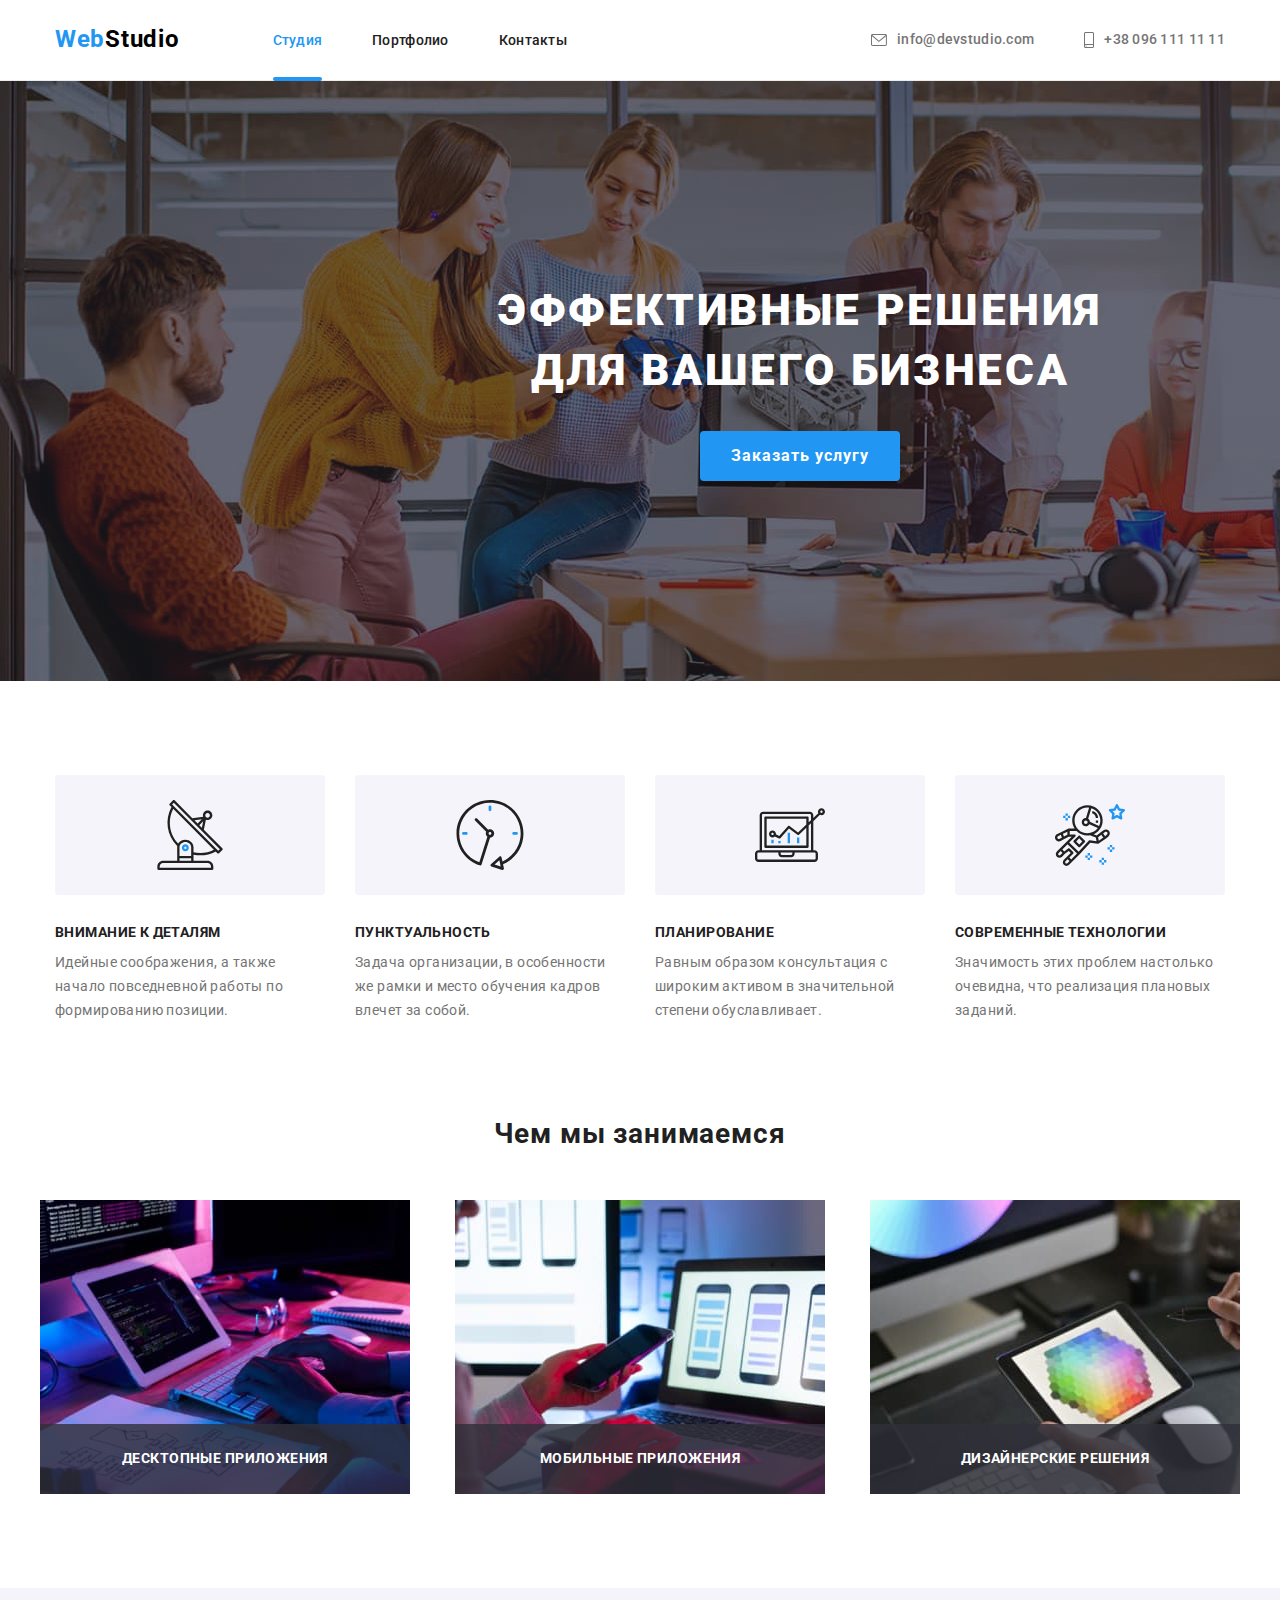
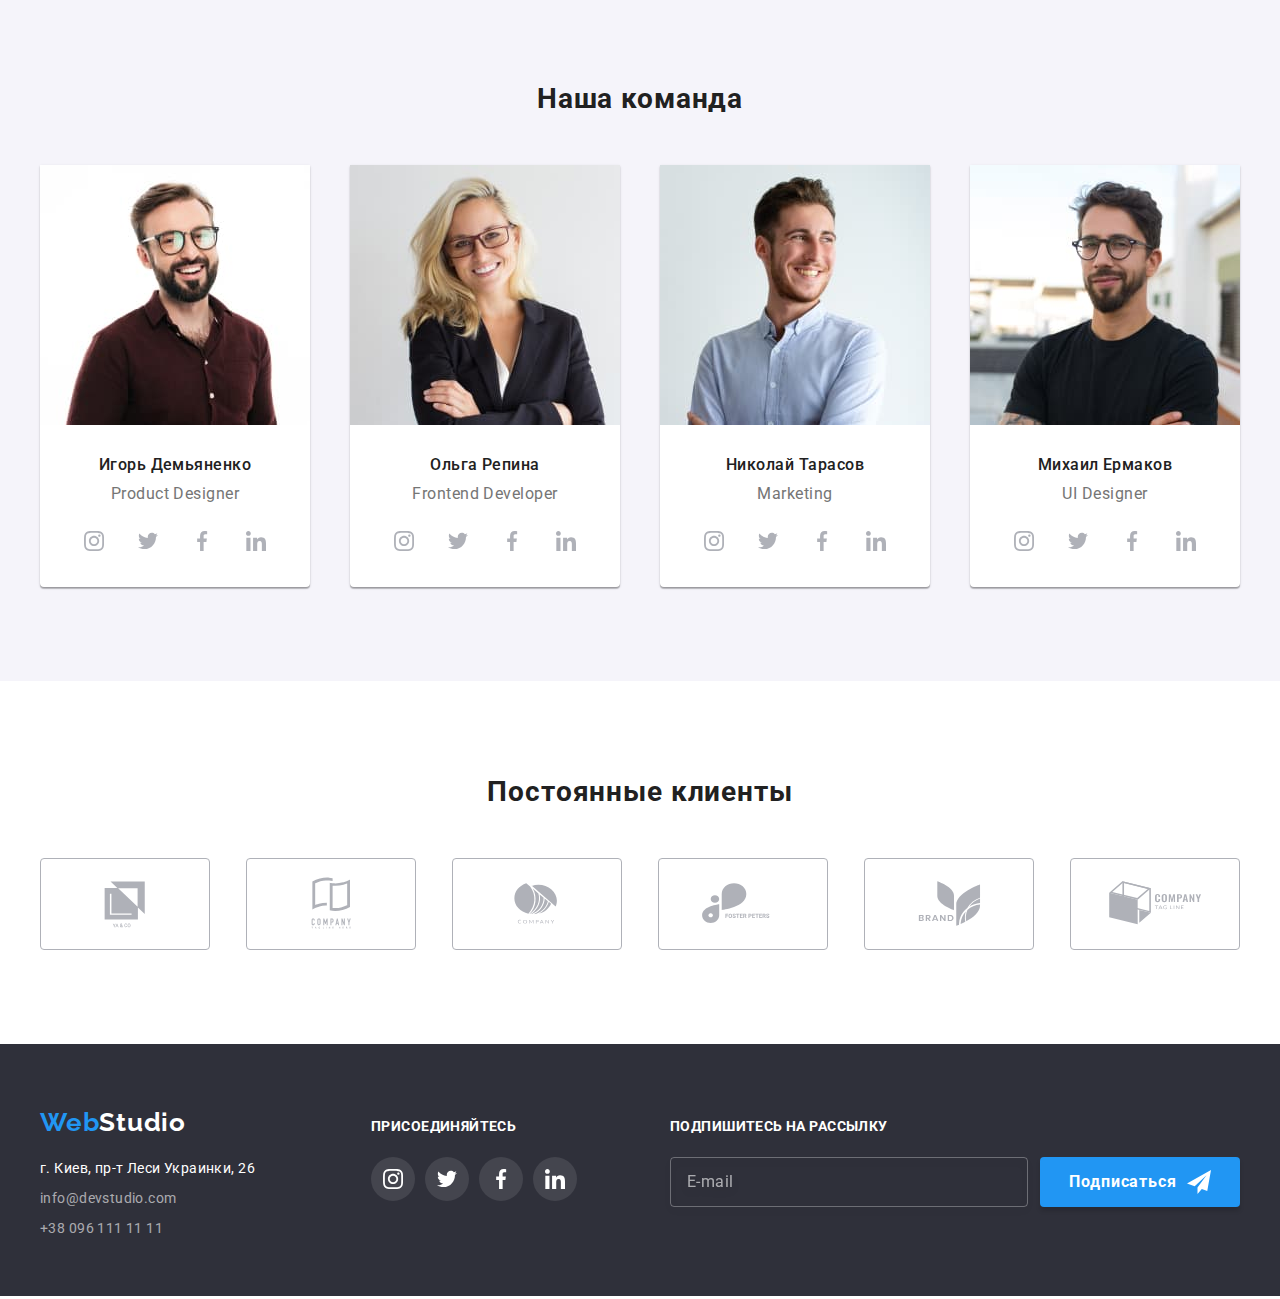
<file: index.html>
<!DOCTYPE html>
<html lang="ru">
<head>
    <meta charset="UTF-8">
    <meta http-equiv="X-UA-Compatible" content="IE=edge">
    <meta name="viewport" content="width=device-width, initial-scale=1.0">
    <title>Студия</title>
    <link rel="preconnect" href="https://fonts.googleapis.com">
    <link rel="preconnect" href="https://fonts.gstatic.com" crossorigin>
    <link href="https://fonts.googleapis.com/css2?family=Raleway:wght@700&family=Roboto:wght@400;500;700;900&display=swap"
    rel="stylesheet">
    <link rel="stylesheet" href="./css/modern-normalize.css">
    <link rel="stylesheet" href="./css/main.min.css">
</head>
<body>
    
    
    <!-- =============================== Header =============================== -->
    <header class="header">
        <div class="container container-header">
            <!-- =============================== Navbar menu ================================= -->
            <button class="header-navbar__buttons" type="button" aria-expanded="false" aria-controls="header-navbar-menu__container" data-menu-button>
                <svg width=40px height=40px aria-label="Переключатель мобильного меню">
                    <use class="header-navbar__icon-menu" href="./images/icons.svg#icon-menu"></use>
                    <use class="header-navbar__icon-cross" href="./images/icons.svg#icon-close-black"></use>
                </svg>
            </button>
            <div class="header-navbar-menu__container" id="header-navbar-menu__container" data-menu>
                    <!-- <div class="header-navbar-menu__linkbox"> -->
                        <ul class="header-navbar-menu__boxes">
                            <li class="header-navbar-menu__item">
                                <a href="index.html" class="header-navbar-menu__link">Студия</a>
                            </li>
                            <li class="header-navbar-menu__item">
                                <a href="portfolio.html" class="header-navbar-menu__link">Портфолио</a>
                            </li>
                            <li class="header-navbar-menu__item">
                                <a href="#" class="header-navbar-menu__link">Контакты</a>
                            </li>
                        </ul>
                    <!-- </div> -->
                    <div class="header-navbar-menu__contactbox">
                        <ul class="header-navbar-menu__links">
                            <li class="header-navbar-menu__item">
                                <a href="tel:+380961111111" class="header-navbar-menu__link header-navbar-menu__link--blue-color">+38 096 111 11 11</a>
                            </li>
                            <li class="header-navbar-menu__item">
                                <a href="mailto:info@devstudio.com" class="header-navbar-menu__link header-navbar-menu__link--grey-color">info@devstudio.com</a>
                            </li>
                        </ul>
                     <!-- </div> -->
                     <!-- <div class="header-navbar-menu__socialbox"> -->
                        <ul class="header-navbar-menu__socials">
                            <li class="header-navbar-menu__socials-list">
                                <a href="#" class="header-navbar-menu__socials-link">Instagram</a>
                            </li>
                            <li class="header-navbar-menu__socials-list">
                                <a href="#" class="header-navbar-menu__socials-link">Twitter</a>
                            </li>
                            <li class="header-navbar-menu__socials-list">
                                <a href="#" class="header-navbar-menu__socials-link">Facebook</a>
                            </li>
                            <li class="header-navbar-menu__socials-list">
                                <a href="#" class="header-navbar-menu__socials-link">LinkedIn</a>
                            </li>
                        </ul>
                    </div>
            </div>
    <!-- =============================== Header tab/deck =============================== -->
                <nav class="header-navbar">
                    <a href="in" class="header-navbar__logo">Web<span class="header-navbar__logo--accent">Studio</span></a>
                    <ul class="header-navbar__boxes">
                        <li class="header-navbar__item"><a href="index.html" class="header-navbar__link header-navbar__link--activ">Студия</a></li>
                        <li class="header-navbar__item"><a href="portfolio.html" class="header-navbar__link">Портфолио</a></li>
                        <li class="header-navbar__item"><a href="#" class="header-navbar__link">Контакты</a></li>
                    </ul>
                </nav>
                <ul class="header-adress">
                    <li class="header-navbar__adress">
                        <a href="mailto:info@devstudio.com" class="header-navbar__adress-link">
                            <svg class="header-navbar__ico-mail header-navbar__icon" width=16px height=12px>
                                <use href="./images/icons.svg#icon-mail"></use>
                            </svg>info@devstudio.com
                        </a>
                    </li>
                    <li class="header-navbar__adress">
                        <a href="tel:+380961111111" class="header-navbar__adress-link">
                            <svg class="header-navbar__ico-phone header-navbar__icon" width=10px height=16px>
                                <use href="./images/icons.svg#icon-smartphone"></use>
                            </svg>+38 096 111 11 11
                        </a>
                    </li>
                </ul>
        </div>
    </header>

<!-- =============================== Main ================================================== -->
    <main>

<!-- =============================== Hero =============================== -->
        <section class="hero">
            <div class="container">
                <h1 class="hero__heading-first heading-first">Эффективные решения <br/> для вашего бизнеса</h1>
                <button class="hero__order-button" type="button" data-modal-open>Заказать услугу</button>               
            </div>
        </section>

<!-- =============================== Middle-part start =========================================== -->
        <div class="middle-part">

<!-- =============================== Credo =============================== -->
            <section class="middle-section">
                <div class="container">
                    <h2 hidden class="middle-section__heading-second heading-second">Наше кредо</h2>
                    <ul class="credo">
                                <li class="credo__item">
                                    <svg>
                                        <use href="./images/icons.svg#icon-antenna"></use>
                                    </svg>
                                    <h3 class="credo__heading-third heading-third">Внимание к деталям</h3>
                                    <p class="credo__text text">Идейные соображения, а также начало повседневной работы по формированию позиции.</p>
                                </li>
                                <li class="credo__item">
                                    <svg>
                                        <use href="./images/icons.svg#icon-clock"></use>
                                    </svg>
                                    <h3 class="credo__heading-third heading-third">Пунктуальность</h3>
                                    <p class="credo__text text">Задача организации, в особенности же рамки и место обучения кадров влечет за собой.</p>
                                </li>
                                <li class="credo__item">
                                    <svg>
                                        <use href="./images/icons.svg#icon-diagrama"></use>
                                    </svg>
                                    <h3 class="credo__heading-third heading-third">Планирование</h3>
                                    <p class="credo__text text">Равным образом консультация с широким активом в значительной степени обуславливает.</p>
                                </li>
                                <li class="credo__item">
                                    <svg>
                                        <use href="./images/icons.svg#icon-astronaut"></use>
                                    </svg>
                                    <h3 class="credo__heading-third heading-third">Современные технологии</h3>
                                    <p class="credo__text text">Значимость этих проблем настолько очевидна, что реализация плановых заданий.</p>
                                </li> 
                            </ul>
                </div>
            </section>        

<!-- =============================== Example =============================== -->
            <section class="example-section">
                <div class="container">
                    <h2 class="example-section__heading-second heading-second">Чем мы занимаемся</h2>
                    <ul class="example-section__box">
                        <li>
                            <img src="./images/img_main1.jpg" alt="Работа с кодом" width="370" height="294" />
                            <div class="example-section__description-box">
                                <h3 class="example-section__heading-third heading-third">Десктопные приложения</h3>
                            </div>
                        </li>
                        <li>
                            <img src="./images/img_main2.jpg" alt="Дизайн мобильных приложений" width="370" height="294" />
                            <div class="example-section__description-box">
                                <h3 class="example-section__heading-third heading-third">Мобильные приложения</h3>
                            </div>
                        </li>
                        <li>
                            <img src="./images/img_main3.jpg" alt="Цветовая палитра" width="370" height="294" />
                            <div class="example-section__description-box">
                                <h3 class="example-section__heading-third heading-third">Дизайнерские решения</h3>
                            </div>
                        </li>
                    </ul>
                </div>
            </section>
        </div>    
<!-- =============================== Middle-part end =========================================== -->

<!-- =============================== Team ================================= -->
        <section class="team">
            <div class="container">
                <h2 class="team__heading-second heading-second">Наша команда</h2>
                <ul class="team__employee-list">
                    <li class="team__employee">
                        <picture>
                            <source srcset="./images/img_main4-desk-270@1x.jpg 1x, ./images/img_main4-desk-540@2x.jpg 2x" media="(min-width: 1200px)" />
                            <source srcset="./images/img_main4-tab-354@1x.jpg 1x, ./images/img_main4-tab-708@2x.jpg 2x" media="(min-width: 768px)" />
                            <source srcset="./images/img_main4-mob-450@1x.jpg 1x, ./images/img_main4-mob-900@2x.jpg 2x" media="(min-width: 480px)" />
                            <img class="team__employee-img"  src="./images/img_main4-mob-450@1x.jpg" alt="Product Designer"/>
                        </picture>
                        <h4 class="team__heading-fourth heading-fourth">Игорь Демьяненко</h4>
                        <p class="team__employee-job">Product Designer</p>
                        <ul class="team__employee-socials">
                            <li class="team__employee-socials-item">
                                <a href="#" class="team__employee-social-link" aria-label="Instagram">
                                    <svg width="20" height="20">
                                        <use href="./images/icons.svg#icon-instagram"></use>
                                        </svg>
                                </a>
                            </li>
                            <li>
                                <a href="#" class="team__employee-social-link" aria-label="Twitter">
                                    <svg width="20" height="20">
                                        <use href="./images/icons.svg#icon-twitter"></use>
                                    </svg>
                                </a>                                
                            </li>
                            <li>
                                <a href="#" class="team__employee-social-link" aria-label="Facebook">
                                    <svg width="20" height="20">
                                        <use href="./images/icons.svg#icon-facebook"></use>
                                    </svg>
                                </a>                                
                            </li>
                            <li>
                                <a href="#" class="team__employee-social-link" aria-label="Linkedin">
                                    <svg width="20" height="20">
                                        <use href="./images/icons.svg#icon-linkedin"></use>
                                    </svg>
                                </a>                                
                            </li>
                        </ul>
                    </li>
                    <li class="team__employee">
                        <picture>
                            <source srcset="./images/img_main5-desk-270@1x.jpg 1x, ./images/img_main5-desk-540@2x.jpg 2x" media="(min-width: 1200px)" />
                            <source srcset="./images/img_main5-tab-354@1x.jpg 1x, ./images/img_main5-tab-708@2x.jpg 2x" media="(min-width: 768px)" />
                            <source srcset="./images/img_main5-mob-450@1x.jpg 1x, ./images/img_main5-mob-900@2x.jpg 2x" media="(min-width: 480px)" />
                            <img class="team__employee-img" src="./images/img_main5-mob-450@1x.jpg" alt="Frontend Developer" />
                        </picture>
                        <h4 class="team__heading-fourth heading-fourth">Ольга Репина</h4>
                        <p class="team__employee-job">Frontend Developer</p>
                        <ul class="team__employee-socials">
                            <li class="team__employee-socials-item">
                                <a href="#" class="team__employee-social-link" aria-label="Instagram">
                                    <svg width="20" height="20">
                                        <use href="./images/icons.svg#icon-instagram"></use>
                                    </svg>
                                </a>
                            </li>
                            <li>
                                <a href="#" class="team__employee-social-link" aria-label="Twitter">
                                    <svg width="20" height="20">
                                        <use href="./images/icons.svg#icon-twitter"></use>
                                    </svg>
                                </a>
                            </li>
                            <li>
                                <a href="#" class="team__employee-social-link" aria-label="Facebook">
                                    <svg width="20" height="20">
                                        <use href="./images/icons.svg#icon-facebook"></use>
                                    </svg>
                                </a>
                            </li>
                            <li>
                                <a href="#" class="team__employee-social-link" aria-label="Linkedin">
                                    <svg width="20" height="20">
                                        <use href="./images/icons.svg#icon-linkedin"></use>
                                    </svg>
                                </a>
                            </li>
                        </ul>
                    </li>
                    <li class="team__employee">
                        <picture>
                            <source srcset="./images/img_main6-desk-270@1x.jpg 1x, ./images/img_main6-desk-540@2x.jpg 2x" media="(min-width: 1200px)" />
                            <source srcset="./images/img_main6-tab-354@1x.jpg 1x, ./images/img_main6-tab-708@2x.jpg 2x" media="(min-width: 768px)" />
                            <source srcset="./images/img_main6-mob-450@1x.jpg 1x, ./images/img_main6-mob-900@2x.jpg 2x" media="(min-width: 480px)" />
                             <img class="team__employee-img" src="./images/img_main6-mob-450@1x.jpg" alt="Marketing" />
                        </picture>
                        <h4 class="team__heading-fourth heading-fourth">Николай Тарасов</h4>
                        <p class="team__employee-job">Marketing</p>
                        <ul class="team__employee-socials">
                            <li class="team__employee-socials-item">
                                <a href="#" class="team__employee-social-link" aria-label="Instagram">
                                    <svg width="20" height="20">
                                        <use href="./images/icons.svg#icon-instagram"></use>
                                    </svg>
                                </a>
                            </li>
                            <li>
                                <a href="#" class="team__employee-social-link" aria-label="Twitter">
                                    <svg width="20" height="20">
                                        <use href="./images/icons.svg#icon-twitter"></use>
                                    </svg>
                                </a>
                            </li>
                            <li>
                                <a href="#" class="team__employee-social-link" aria-label="Facebook">
                                    <svg width="20" height="20">
                                        <use href="./images/icons.svg#icon-facebook"></use>
                                    </svg>
                                </a>
                            </li>
                            <li>
                                <a href="#" class="team__employee-social-link" aria-label="Linkedin">
                                    <svg width="20" height="20">
                                        <use href="./images/icons.svg#icon-linkedin"></use>
                                    </svg>
                                </a>
                            </li>
                        </ul>
                    </li>
                    <li class="team__employee">
                        <picture>
                            <source srcset="./images/img_main7-desk-270@1x.jpg 1x, ./images/img_main7-desk-540@2x.jpg 2x" media="(min-width: 1200px)" />
                            <source srcset="./images/img_main7-tab-354@1x.jpg 1x, ./images/img_main7-tab-708@2x.jpg 2x" media="(min-width: 768px)" />
                            <source srcset="./images/img_main7-mob-450@1x.jpg 1x, ./images/img_main7-mob-900@2x.jpg 2x" media="(min-width: 480px)" />
                            <img class="team__employee-img" src="./images/img_main7-mob-450@1x.jpg" alt="UI Designer" />
                        </picture>
                        <h4 class="team__heading-fourth heading-fourth">Михаил Ермаков</h4>
                        <p class="team__employee-job">UI Designer</p>
                        <ul class="team__employee-socials">
                            <li class="team__employee-socials-item">
                                <a href="#" class="team__employee-social-link" aria-label="Instagram">
                                    <svg width="20" height="20">
                                        <use href="./images/icons.svg#icon-instagram"></use>
                                    </svg>
                                </a>
                            </li>
                            <li>
                                <a href="#" class="team__employee-social-link" aria-label="Twitter">
                                    <svg width="20" height="20">
                                        <use href="./images/icons.svg#icon-twitter"></use>
                                    </svg>
                                </a>
                            </li>
                            <li>
                                <a href="#" class="team__employee-social-link" aria-label="Facebook">
                                    <svg width="20" height="20">
                                        <use href="./images/icons.svg#icon-facebook"></use>
                                    </svg>
                                </a>
                            </li>
                            <li>
                                <a href="#" class="team__employee-social-link" aria-label="Linkedin">
                                    <svg width="20" height="20">
                                        <use href="./images/icons.svg#icon-linkedin"></use>
                                    </svg>
                                </a>
                            </li>
                        </ul>
                    </li>
                </ul>
            </div>
        </section>

<!-- =============================== Client ================================= -->
        <section class="clients">
            <div class="container">
                <h2 class="clients__heading-second heading-second">Постоянные клиенты</h2>
                <ul class="clients__list">
                    <li class="clients__item">
                        <svg>
                            <use href="./images/icons.svg#icon-client-1"></use>
                        </svg>
                    </li>
                    <li class="clients__item">
                        <svg>
                            <use href="./images/icons.svg#icon-client-2"></use>
                        </svg>
                    </li>
                    <li class="clients__item">
                        <svg>
                            <use href="./images/icons.svg#icon-client-3"></use>
                        </svg>
                    </li>
                    <li class="clients__item">
                        <svg>
                            <use href="./images/icons.svg#icon-client-4"></use>
                        </svg>
                    </li>
                    <li class="clients__item">
                        <svg>
                            <use href="./images/icons.svg#icon-client-5"></use>
                        </svg>
                    </li>
                    <li class="clients__item">
                        <svg>
                            <use href="./images/icons.svg#icon-client-6"></use>
                        </svg>
                    </li>
                </ul>
            </div>
        </section>

    </main>

<!-- =============================== Footer ================================= -->
    <footer class="footer">
        <div class="footer__container container">
            <div class="footer__style">
                <a href="/" class="footer__logo">Web<span>Studio</span></a>
                <address>
                    <ul class="footer__contacts">
                        <li class="footer__contact"><a href="https://www.google.com.ua/maps/place/%D0%B1%D1%83%D0%BB.+%D0%9B%D0%B5%D1%81%D0%B8+%D0%A3%D0%BA%D1%80%D0%B0%D0%B8%D0%BD%D0%BA%D0%B8,+4,+%D0%9A%D0%B8%D0%B5%D0%B2,+02000/@50.4374005,30.5238832,17z/data=!3m1!4b1!4m5!3m4!1s0x40d4cf01b91673c3:0xdbed44d1d9a69028!8m2!3d50.4374005!4d30.5260719?hl=ru" class="footer__link footer__link--area" target="_blank" rel="noreferrer noopener">г. Киев, пр-т Леси Украинки, 26</a></li>
                        <li class="footer__contact"><a href="mailto:info@devstudio.com" class="footer__link">info@devstudio.com</a></li>
                        <li class="footer__contact"><a href="tel:+380961111111" class="footer__link">+38 096 111 11 11</a></li>
                    </ul>
                </address>
            </div>
            <div class="footer__join">    
                <h2 class="footer__heading-second heading-second">присоединяйтесь</h2>
                <ul class="footer__socials">
                    <li class="footer__socials-list">
                        <a href="#" class="footer__socials-link" aria-label="Instagram">
                            <svg width="20" height="20">
                                <use href="./images/icons.svg#icon-instagram"></use>
                            </svg>
                        </a>
                    </li>
                    <li class="footer__socials-list">
                        <a href="#" class="footer__socials-link" aria-label="Twitter">
                            <svg width="20" height="20">
                                <use href="./images/icons.svg#icon-twitter"></use>
                            </svg>
                        </a>
                    </li>
                    <li class="footer__socials-list">
                        <a href="#" class="footer__socials-link" aria-label="Facebook">
                            <svg width="20" height="20">
                                <use href="./images/icons.svg#icon-facebook"></use>
                            </svg>
                        </a>
                    </li>
                    <li class="footer__socials-list">
                        <a href="#" class="footer__socials-link" aria-label="Linkedin">
                            <svg width="20" height="20">
                                <use href="./images/icons.svg#icon-linkedin"></use>
                            </svg>
                        </a>
                    </li>
                </ul>
            </div>
            <div class="footer__subscribe">
                <h2 class="footer__heading-second heading-second">Подпишитесь на рассылку</h2>
                <form class="footer__email-form">
                    <label class="footer__lable">
                        <input type="email" name="user-email" class="footer__email" placeholder="E-mail">
                    </label>
                    <button type="submit" class="footer__button">
                        <span>Подписаться</span>
                        <svg width="24" height="24">
                            <use href="./images/icons.svg#icon-send"></use>
                        </svg>
                    </button>
                </form>
            </div>
        </div>
    </footer>

<!-- =============================== Modal window ================================= -->
    <div class="backdrop is-hidden" data-modal>
        <div class="modal">                       
            <button class="modal__close-button" type="button" data-modal-close>
                <svg width=18px height=18px>
                    <use href="./images/icons.svg#icon-close-black"></use>
                </svg>
            </button>
            <b class="modal__heading">Оставьте свои данные, мы вам перезвоним</b>
            <form class="modal__form">
                <label class="modal__form-item">Имя
                    <input type="text" name="user-name" class="modal__form-item-input" required>
                    <svg class="modal__form-item-icon" width="18" height="18">
                        <use href="./images/icons.svg#icon-person"></use>
                    </svg>
                </label>
                <label class="modal__form-item">Телефон
                    <input type="tel" name="user-phone" class="modal__form-item-input" pattern="[0-9]{10}" title="0961111111" required>
                    <svg class="modal__form-item-icon" width="18" height="18">
                        <use href="./images/icons.svg#icon-phone"></use>
                    </svg>
                </label>
                <label class="modal__form-item">Почта
                    <input type="email" name="user-email" class="modal__form-item-input" required>
                    <svg class="modal__form-item-icon" width="18" height="18">
                        <use href="./images/icons.svg#icon-email"></use>
                    </svg>
                </label>
                <label class="modal__form-item">Комментарий
                    <textarea name="user-msg" class="modal__form-item-input modal__form-item-input--msg" placeholder="Введите текст"></textarea>
                </label>
                <input type="checkbox" class="modal__form-checkbox" id="form-chesk" required>
                <label class="modal__form-cb" for="form-chesk">Соглашаюсь с рассылкой и принимаю<a href="#">Условия договора</a>
                </label>
                <button type="submit" class="modal__form-cb-button">Отправить</button>
            </form>          
        </div>
    </div>

    <script src="./js/modal.js"></script>
    <script src="./js/menu.js"></script>
</body>
</html>
</file>
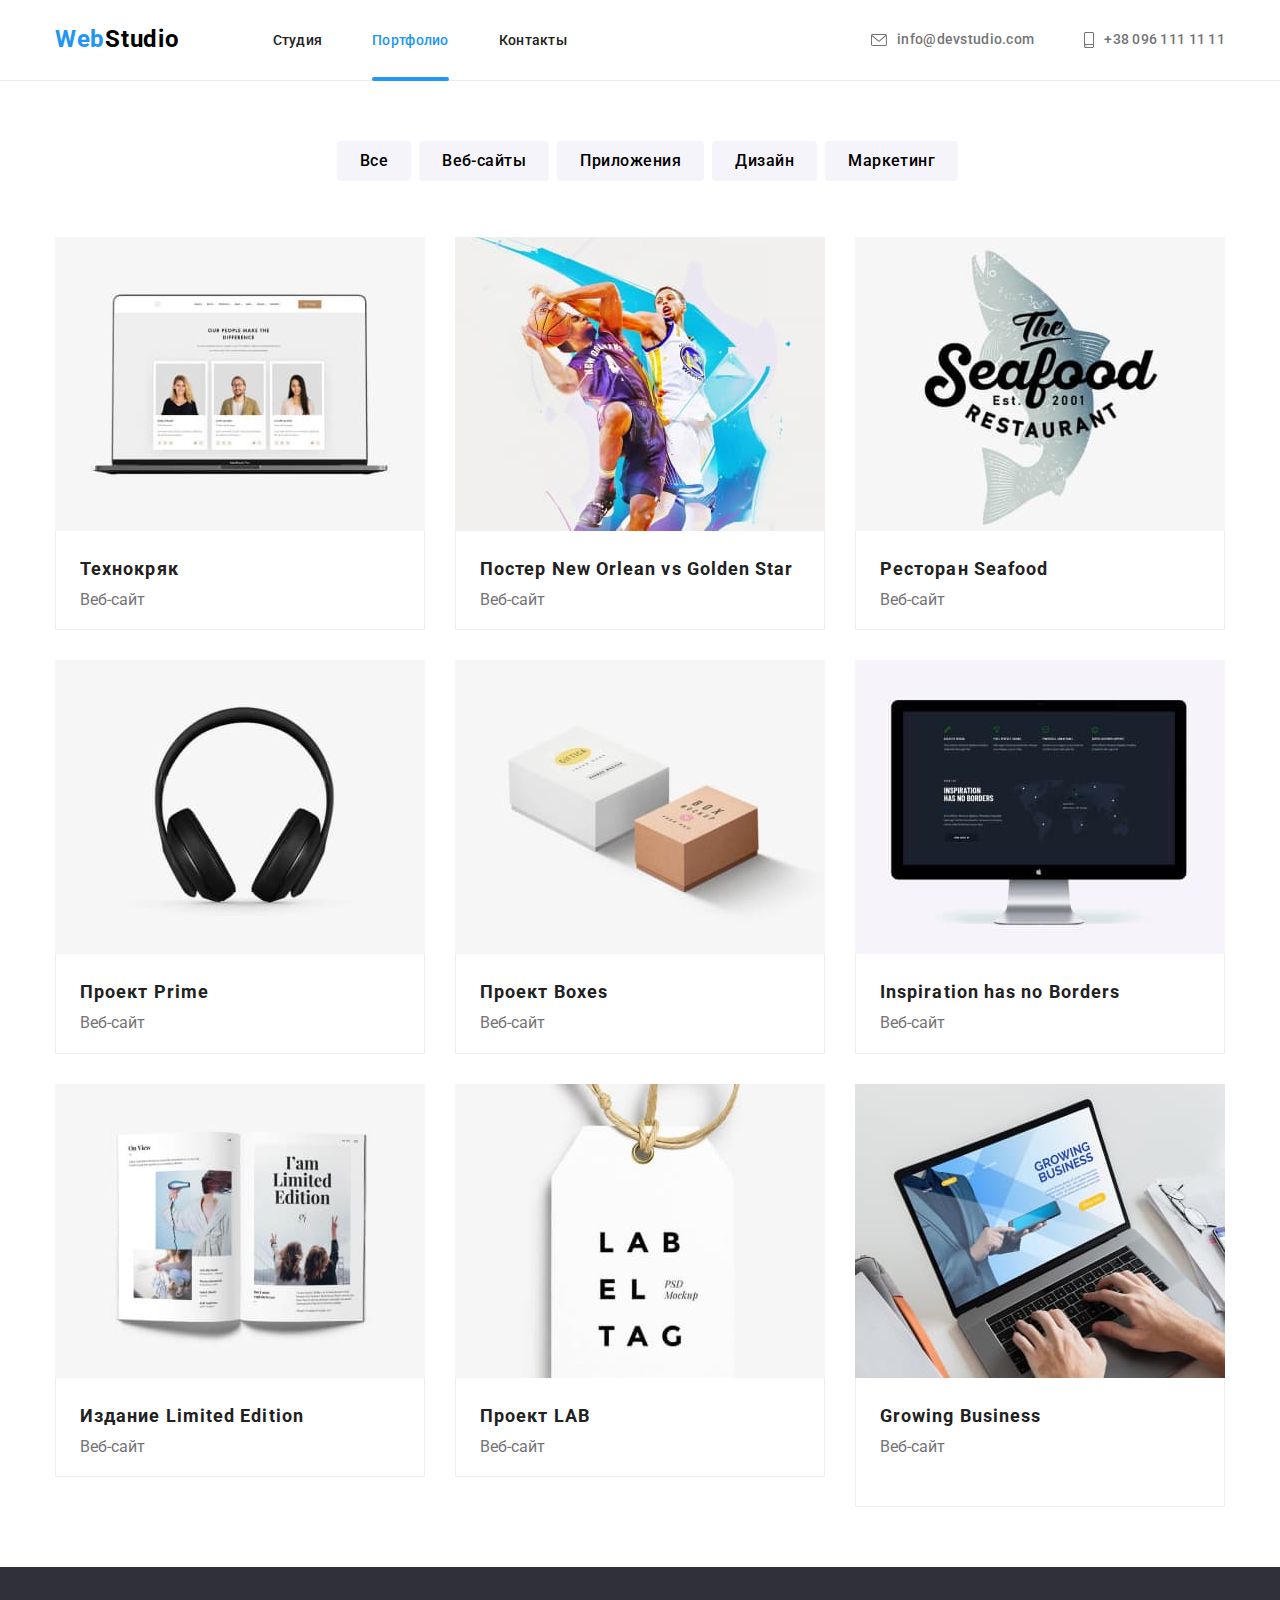
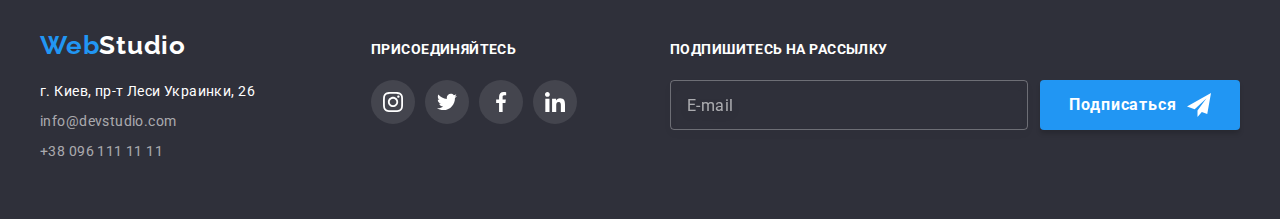
<file: portfolio.html>
<!DOCTYPE html>
<html lang="ru">

<head>
    <meta charset="UTF-8">
    <meta http-equiv="X-UA-Compatible" content="IE=edge">
    <meta name="viewport" content="width=device-width, initial-scale=1.0">
    <title>Портфолио</title>
    <link rel="preconnect" href="https://fonts.googleapis.com">
    <link rel="preconnect" href="https://fonts.gstatic.com" crossorigin>
    <link href="https://fonts.googleapis.com/css2?family=Raleway:wght@700&family=Roboto:wght@400;500;700;900&display=swap"
        rel="stylesheet">
    <link rel="stylesheet" href="./css/modern-normalize.css">
    <link rel="stylesheet" href="./css/main.min.css">
</head>

<body>
    <!-- =============================== Header =============================== -->
    <header class="header">
        <div class="container container-header">
            <!-- =============================== Navbar menu ================================= -->
            <button class="header-navbar__buttons" type="button" aria-expanded="false"
                aria-controls="header-navbar-menu__container" data-menu-button>
                <svg width=40px height=40px aria-label="Переключатель мобильного меню">
                    <use class="header-navbar__icon-menu" href="./images/icons.svg#icon-menu"></use>
                    <use class="header-navbar__icon-cross" href="./images/icons.svg#icon-close-black"></use>
                </svg>
            </button>
            <div class="header-navbar-menu__container" id="header-navbar-menu__container" data-menu>
                <ul class="header-navbar-menu__boxes">
                    <li class="header-navbar-menu__item">
                        <a href="index.html" class="header-navbar-menu__link">Студия</a>
                    </li>
                    <li class="header-navbar-menu__item">
                        <a href="portfolio.html" class="header-navbar-menu__link">Портфолио</a>
                    </li>
                    <li class="header-navbar-menu__item">
                        <a href="#" class="header-navbar-menu__link">Контакты</a>
                    </li>
                </ul>
                <ul class="header-navbar-menu__links">
                    <li class="header-navbar-menu__item">
                        <a href="tel:+380961111111"
                            class="header-navbar-menu__link header-navbar-menu__link--blue-color">+38 096 111 11 11</a>
                    </li>
                    <li class="header-navbar-menu__item">
                        <a href="mailto:info@devstudio.com"
                            class="header-navbar-menu__link header-navbar-menu__link--grey-color">info@devstudio.com</a>
                    </li>
                </ul>
                <ul class="header-navbar-menu__socials">
                    <li class="header-navbar-menu__socials-list">
                        <a href="#" class="header-navbar-menu__socials-link">Instagram</a>
                    </li>
                    <li class="header-navbar-menu__socials-list">
                        <a href="#" class="header-navbar-menu__socials-link">Twitter</a>
                    </li>
                    <li class="header-navbar-menu__socials-list">
                        <a href="#" class="header-navbar-menu__socials-link">Facebook</a>
                    </li>
                    <li class="header-navbar-menu__socials-list">
                        <a href="#" class="header-navbar-menu__socials-link">LinkedIn</a>
                    </li>
                </ul>
            </div>
            <!-- =============================== Header tab/deck =============================== -->
            <nav class="header-navbar">
                <a href="index.html" class="header-navbar__logo">Web<span class="header-navbar__logo--accent">Studio</span></a>
                <ul class="header-navbar__boxes">
                    <li class="header-navbar__item"><a href="index.html" class="header-navbar__link">Студия</a>
                    </li>
                    <li class="header-navbar__item"><a href="portfolio.html" class="header-navbar__link header-navbar__link--activ">Портфолио</a></li>
                    <li class="header-navbar__item"><a href="#" class="header-navbar__link">Контакты</a></li>
                </ul>
            </nav>
            <ul class="header-adress">
                <li class="header-navbar__adress">
                    <a href="mailto:info@devstudio.com" class="header-navbar__adress-link">
                        <svg class="header-navbar__ico-mail header-navbar__icon" width=16px height=12px>
                            <use href="./images/icons.svg#icon-mail"></use>
                        </svg>info@devstudio.com
                    </a>
                </li>
                <li class="header-navbar__adress">
                    <a href="tel:+380961111111" class="header-navbar__adress-link">
                        <svg class="header-navbar__ico-phone header-navbar__icon" width=10px height=16px>
                            <use href="./images/icons.svg#icon-smartphone"></use>
                        </svg>+38 096 111 11 11
                    </a>
                </li>
            </ul>

        </div>
    </header>
    <main>
        <!-- =============================== Buttons portfolio =============================== -->
        <section class="button-section">
            <div class="container">
                <ul class="button-section__boxes">
                    <li class="button-section__item"><button class="button-section__button" type="button">Все</button></li>
                    <li class="button-section__item"><button class="button-section__button" type="button">Веб-сайты</button></li>
                    <li class="button-section__item"><button class="button-section__button" type="button">Приложения</button></li>
                    <li class="button-section__item"><button class="button-section__button" type="button">Дизайн</button></li>
                    <li class="button-section__item"><button class="button-section__button" type="button">Маркетинг</button></li>
                </ul>
            </div>
        </section>

        <!-- =============================== Categories portfolio =============================== -->
        <section class="categories-section">
            <div class="container">
                <h1 hidden class="heading-first">Категории портфолио</h1>
                <ul class="categories">
                    <li class="categories__item">
                        <a href="#" class="categories__link">
                            <div class="categories__overlay-box">
                                <picture>
                                    <source srcset="./images/img_portfolio1-desk-370@1x.jpg 1x, ./images/img_portfolio1-desk-740@2x.jpg 2x" media="(min-width: 1200px)" />
                                    <source srcset="./images/img_portfolio1-tab-354@1x.jpg 1x, ./images/img_portfolio1-tab-708@2x.jpg 2x" media="(min-width: 768px)" />
                                    <source srcset="./images/img_portfolio1-mob-450@1x.jpg 1x, ./images/img_portfolio1-mob-900@2x.jpg 2x" media="(min-width: 480px)" />
                                    <img class="categories__img" src="./images/img_portfolio1-mob-450@1x.jpg" alt="Ноутбук" />
                                </picture>
                                <div class="categories__overlay-shade">
                                    <p>Технокряк это современная площадка распространения коронавируса. Компании используют эту платформу для цифрового шпионажа и атак на защищённые сервера конкурентов.</p>
                                </div>
                            </div>                          
                            <div class="categories__description">
                                <h2 class="categories__title">Технокряк</h2>
                                <p class="categories__text">Веб-сайт</p>  
                            </div>
                        </a>                        
                    </li>
                    <li class="categories__item">
                        <a href="#" class="categories__link">
                            <div class="categories__overlay-box">
                                <picture>
                                    <source srcset="./images/img_portfolio2-desk-370@1x.jpg 1x, ./images/img_portfolio2-desk-740@2x.jpg 2x" media="(min-width: 1200px)" />
                                    <source srcset="./images/img_portfolio2-tab-354@1x.jpg 1x, ./images/img_portfolio2-tab-708@2x.jpg 2x" media="(min-width: 768px)" />
                                    <source srcset="./images/img_portfolio2-mob-450@1x.jpg 1x, ./images/img_portfolio2-mob-900@2x.jpg 2x" media="(min-width: 480px)" />
                                    <img class="categories__img" src="./images/img_portfolio2-mob-450@1x.jpg" alt="Баскетболисты" />
                                </picture>
                                <div class="categories__overlay-shade">
                                    <p>Lorem, ipsum dolor sit amet consectetur adipisicing elit. Quas quos itaque facere atque deserunt neque cupiditate aut a, earum similique sed delectus odit dolor illum.</p>
                                </div>
                            </div>
                            <div class="categories__description">
                                <h2 class="categories__title">Постер New Orlean vs Golden Star</h2>
                                <p class="categories__text">Веб-сайт</p>
                            </div>
                        </a>
                    </li>
                    <li class="categories__item">
                        <a href="#" class="categories__link">
                            <div class="categories__overlay-box">
                                <picture>
                                    <source srcset="./images/img_portfolio3-desk-370@1x.jpg 1x, ./images/img_portfolio3-desk-740@2x.jpg 2x" media="(min-width: 1200px)" />
                                    <source srcset="./images/img_portfolio3-tab-354@1x.jpg 1x, ./images/img_portfolio3-tab-708@2x.jpg 2x" media="(min-width: 768px)" />
                                    <source srcset="./images/img_portfolio3-mob-450@1x.jpg 1x, ./images/img_portfolio3-mob-900@2x.jpg 2x" media="(min-width: 480px)" />
                                    <img class="categories__img" src="./images/img_portfolio3-mob-450@1x.jpg" alt="Лого ресторана морепродуктов" />
                                </picture>
                                <div class="categories__overlay-shade">
                                    <p>Lorem, ipsum dolor sit amet consectetur adipisicing elit. Quas quos itaque facere atque deserunt neque cupiditate
                                        aut a, earum similique sed delectus odit dolor illum.</p>
                                </div>
                            </div>
                            <div class="categories__description">
                                <h2 class="categories__title">Ресторан Seafood</h2>
                                <p class="categories__text">Веб-сайт</p>
                            </div>                            
                        </a>
                    </li>
                    <li class="categories__item">
                        <a href="#" class="categories__link">
                            <div class="categories__overlay-box">
                                <picture>
                                    <source srcset="./images/img_portfolio4-desk-370@1x.jpg 1x, ./images/img_portfolio4-desk-740@2x.jpg 2x" media="(min-width: 1200px)" />
                                    <source srcset="./images/img_portfolio4-tab-354@1x.jpg 1x, ./images/img_portfolio4-tab-708@2x.jpg 2x" media="(min-width: 768px)" />
                                    <source srcset="./images/img_portfolio4-mob-450@1x.jpg 1x, ./images/img_portfolio4-mob-900@2x.jpg 2x" media="(min-width: 480px)" />
                                    <img class="categories__img" src="./images/img_portfolio4-mob-450@1x.jpg" alt="Наушники" />
                                </picture>
                                <div class="categories__overlay-shade">
                                    <p>Lorem, ipsum dolor sit amet consectetur adipisicing elit. Quas quos itaque facere atque deserunt neque cupiditate
                                        aut a, earum similique sed delectus odit dolor illum.</p>
                                </div>
                            </div>
                            <div class="categories__description">
                                <h2 class="categories__title">Проект Prime</h2>
                                <p class="categories__text">Веб-сайт</p>
                            </div>                            
                        </a>
                    </li>
                    <li class="categories__item">
                        <a href="#" class="categories__link">
                            <div class="categories__overlay-box">
                                <picture>
                                    <source srcset="./images/img_portfolio5-desk-370@1x.jpg 1x, ./images/img_portfolio5-desk-740@2x.jpg 2x" media="(min-width: 1200px)" />
                                    <source srcset="./images/img_portfolio5-tab-354@1x.jpg 1x, ./images/img_portfolio5-tab-708@2x.jpg 2x" media="(min-width: 768px)" />
                                    <source srcset="./images/img_portfolio5-mob-450@1x.jpg 1x, ./images/img_portfolio5-mob-900@2x.jpg 2x" media="(min-width: 480px)" />
                                    <img class="categories__img" src="./images/img_portfolio5-mob-450@1x.jpg" alt="Картонные коробки" />
                                </picture>
                                <div class="categories__overlay-shade">
                                    <p>Lorem, ipsum dolor sit amet consectetur adipisicing elit. Quas quos itaque facere atque deserunt neque cupiditate
                                        aut a, earum similique sed delectus odit dolor illum.</p>
                                </div>
                            </div>
                            <div class="categories__description">
                                <h2 class="categories__title">Проект Boxes</h2>
                                <p class="categories__text">Веб-сайт</p>
                            </div>                            
                        </a>
                    </li>
                    <li class="categories__item">
                        <a href="#" class="categories__link">
                            <div class="categories__overlay-box">
                                <picture>
                                    <source srcset="./images/img_portfolio6-desk-370@1x.jpg 1x, ./images/img_portfolio6-desk-740@2x.jpg 2x" media="(min-width: 1200px)" />
                                    <source srcset="./images/img_portfolio6-tab-354@1x.jpg 1x, ./images/img_portfolio6-tab-708@2x.jpg 2x" media="(min-width: 768px)" />
                                    <source srcset="./images/img_portfolio6-mob-450@1x.jpg 1x, ./images/img_portfolio6-mob-900@2x.jpg 2x" media="(min-width: 480px)" />
                                    <img class="categories__img" src="./images/img_portfolio6-mob-450@1x.jpg" alt="Моноблок" />
                                </picture>
                                <div class="categories__overlay-shade">
                                    <p>Lorem, ipsum dolor sit amet consectetur adipisicing elit. Quas quos itaque facere atque deserunt neque cupiditate
                                        aut a, earum similique sed delectus odit dolor illum.</p>
                                </div>
                            </div>
                            <div class="categories__description">
                                <h2 class="categories__title">Inspiration has no Borders</h2>
                                <p class="categories__text">Веб-сайт</p> 
                            </div>                            
                        </a>
                    </li>
                    <li class="categories__item">
                        <a href="#" class="categories__link">
                            <div class="categories__overlay-box">
                                <picture>
                                    <source srcset="./images/img_portfolio7-desk-370@1x.jpg 1x, ./images/img_portfolio7-desk-740@2x.jpg 2x" media="(min-width: 1200px)" />
                                    <source srcset="./images/img_portfolio7-tab-354@1x.jpg 1x, ./images/img_portfolio7-tab-708@2x.jpg 2x" media="(min-width: 768px)" />
                                    <source srcset="./images/img_portfolio7-mob-450@1x.jpg 1x, ./images/img_portfolio7-mob-900@2x.jpg 2x" media="(min-width: 480px)" />
                                    <img class="categories__img" src="./images/img_portfolio7-mob-450@1x.jpg" alt="Открытая книга" />
                                </picture>
                                <div class="categories__overlay-shade">
                                    <p>Lorem, ipsum dolor sit amet consectetur adipisicing elit. Quas quos itaque facere atque deserunt neque cupiditate
                                        aut a, earum similique sed delectus odit dolor illum.</p>
                                </div>
                            </div>
                            <div class="categories__description">
                                <h2 class="categories__title">Издание Limited Edition</h2>
                                <p class="categories__text">Веб-сайт</p>
                            </div>                            
                        </a>
                    </li>
                    <li class="categories__item">
                        <a href="#" class="categories__link">
                            <div class="categories__overlay-box">
                                <picture>
                                    <source srcset="./images/img_portfolio8-desk-370@1x.jpg 1x, ./images/img_portfolio8-desk-740@2x.jpg 2x" media="(min-width: 1200px)" />
                                    <source srcset="./images/img_portfolio8-tab-354@1x.jpg 1x, ./images/img_portfolio8-tab-708@2x.jpg 2x" media="(min-width: 768px)" />
                                    <source srcset="./images/img_portfolio8-mob-450@1x.jpg 1x, ./images/img_portfolio8-mob-900@2x.jpg 2x" media="(min-width: 480px)" />
                                    <img class="categories__img" src="./images/img_portfolio8-mob-450@1x.jpg" alt="Бирка-визитка" />
                                </picture>
                                <div class="categories__overlay-shade">
                                    <p>Lorem, ipsum dolor sit amet consectetur adipisicing elit. Quas quos itaque facere atque deserunt neque cupiditate
                                        aut a, earum similique sed delectus odit dolor illum.</p>
                                </div>
                            </div>
                            <div class="categories__description">
                                <h2 class="categories__title">Проект LAB</h2>
                                <p class="categories__text">Веб-сайт</p>
                            </div>                            
                        </a>
                    </li>
                    <li class="categories__item">
                        <a href="#" class="categories__link">
                            <div class="categories__overlay-box">
                                <picture>
                                    <source srcset="./images/img_portfolio9-desk-370@1x.jpg 1x, ./images/img_portfolio9-desk-740@2x.jpg 2x" media="(min-width: 1200px)" />
                                    <source srcset="./images/img_portfolio9-tab-354@1x.jpg 1x, ./images/img_portfolio9-tab-708@2x.jpg 2x" media="(min-width: 768px)" />
                                    <source srcset="./images/img_portfolio9-mob-450@1x.jpg 1x, ./images/img_portfolio9-mob-900@2x.jpg 2x" media="(min-width: 480px)" />
                                    <img class="categories__img" src="./images/img_portfolio9-mob-450@1x.jpg" alt="Работа на ноутбуке" />
                                </picture>
                                <div class="categories__overlay-shade">
                                    <p>Lorem, ipsum dolor sit amet consectetur adipisicing elit. Quas quos itaque facere atque deserunt neque cupiditate
                                        aut a, earum similique sed delectus odit dolor illum.</p>
                                </div>
                            </div>
                            <div class="categories__description">
                                <h2 class="categories__title">Growing Business</h2>
                                <p class="categories__text">Веб-сайт</p>
                            </div>                            
                        </a>
                    </li>
                </ul>
            </div>          
        </section>
    </main>
    <!-- =============================== Footer =============================== -->
    <footer class="footer">
        <div class="footer__container container">
            <div class="footer__style">
                <a href="/" class="footer__logo">Web<span>Studio</span></a>
                <address>
                    <ul class="footer__contacts">
                        <li class="footer__contact"><a
                                href="https://www.google.com.ua/maps/place/%D0%B1%D1%83%D0%BB.+%D0%9B%D0%B5%D1%81%D0%B8+%D0%A3%D0%BA%D1%80%D0%B0%D0%B8%D0%BD%D0%BA%D0%B8,+4,+%D0%9A%D0%B8%D0%B5%D0%B2,+02000/@50.4374005,30.5238832,17z/data=!3m1!4b1!4m5!3m4!1s0x40d4cf01b91673c3:0xdbed44d1d9a69028!8m2!3d50.4374005!4d30.5260719?hl=ru"
                                class="footer__link footer__link--area" target="_blank" rel="noreferrer noopener">г. Киев,
                                пр-т Леси Украинки, 26</a></li>
                        <li class="footer__contact"><a href="mailto:info@devstudio.com"
                                class="footer__link">info@devstudio.com</a></li>
                        <li class="footer__contact"><a href="tel:+380961111111" class="footer__link">+38 096 111 11 11</a>
                        </li>
                    </ul>
                </address>
            </div>
            <div class="footer__join">
                <h2 class="footer__heading-second heading-second">присоединяйтесь</h2>
                <ul class="footer__socials">
                    <li class="footer__socials-list">
                        <a href="#" class="footer__socials-link" aria-label="Instagram">
                            <svg width="20" height="20">
                                <use href="./images/icons.svg#icon-instagram"></use>
                            </svg>
                        </a>
                    </li>
                    <li class="footer__socials-list">
                        <a href="#" class="footer__socials-link" aria-label="Twitter">
                            <svg width="20" height="20">
                                <use href="./images/icons.svg#icon-twitter"></use>
                            </svg>
                        </a>
                    </li>
                    <li class="footer__socials-list">
                        <a href="#" class="footer__socials-link" aria-label="Facebook">
                            <svg width="20" height="20">
                                <use href="./images/icons.svg#icon-facebook"></use>
                            </svg>
                        </a>
                    </li>
                    <li class="footer__socials-list">
                        <a href="#" class="footer__socials-link" aria-label="Linkedin">
                            <svg width="20" height="20">
                                <use href="./images/icons.svg#icon-linkedin"></use>
                            </svg>
                        </a>
                    </li>
                </ul>
            </div>
            <div class="footer__subscribe">
                <h2 class="footer__heading-second heading-second">Подпишитесь на рассылку</h2>
                <form class="footer__email-form">
                    <label class="footer__lable">
                        <input type="email" name="user-email" class="footer__email" placeholder="E-mail">
                    </label>
                    <button type="submit" class="footer__button">
                        <span>Подписаться</span>
                        <svg width="24" height="24">
                            <use href="./images/icons.svg#icon-send"></use>
                        </svg>
                    </button>
                </form>
            </div>
        </div>
    </footer>
    <!-- =============================== Navbar menu ================================= -->
    <div class="header-navbar-menu__container" id="header-navbar-menu__container" data-menu>
        <ul class="header-navbar-menu__boxes">
            <li class="header-navbar-menu__item">
                <a href="index.html" class="header-navbar-menu__link">Студия</a>
            </li>
            <li class="header-navbar-menu__item">
                <a href="portfolio.html" class="header-navbar-menu__link">Портфолио</a>
            </li>
            <li class="header-navbar-menu__item">
                <a href="#" class="header-navbar-menu__link">Контакты</a>
            </li>
            <li class="header-navbar-menu__item">
                <a href="mailto:info@devstudio.com"
                    class="header-navbar-menu__link header-navbar-menu__link--grey-color">info@devstudio.com</a>
            </li>
            <li class="header-navbar-menu__item">
                <a href="tel:+380961111111" class="header-navbar-menu__link header-navbar-menu__link--grey-color">+38 096
                    111 11 11</a>
            </li>
        </ul>
        <ul class="header-navbar-menu__socials">
            <li class="header-navbar-menu__socials-list">
                <a href="#" class="header-navbar-menu__socials-link">Instagram</a>
            </li>
            <li class="header-navbar-menu__socials-list">
                <a href="#" class="header-navbar-menu__socials-link">Twitter</a>
            </li>
            <li class="header-navbar-menu__socials-list">
                <a href="#" class="header-navbar-menu__socials-link">Facebook</a>
            </li>
            <li class="header-navbar-menu__socials-list">
                <a href="#" class="header-navbar-menu__socials-link">LinkedIn</a>
            </li>
        </ul>
    </div>
    <script src="./js/menu.js"></script>
</body>

</html>
</file>
<file: css/main.min.css>
:root{--primery-color: #2196f3;--main-txt-color: #212121;--background-color: #e5e5e5;--background2-color: #2f303a;--background3-color: #f5f4fa;--primery-font: 'Roboto', san-serif;--secondary-font: 'Raleway', san-serif;--time: 250ms;--time-f: cubic-bezier(0.4, 0, 0.2, 1)}body{font-family:var(--primery-font);font-style:normal;font-weight:normal;background:var(--background-color);color:var(--main-txt-color)}a{text-decoration:none;margin:0;padding:0}h1,h2,h3,h4,h5,h6,p{margin:0;padding:0}img{display:block}ul,ol{list-style:none;margin:0;padding:0}.container{width:100%;margin:0 auto 0}@media screen and (min-width: 480px){.container{width:480px}}@media screen and (min-width: 768px){.container{width:768px}}@media screen and (min-width: 1200px){.container{width:1200px}}.heading-first{font-weight:900;font-size:26px;line-height:1.62;letter-spacing:0.06em;text-transform:uppercase;color:#ffffff}@media screen and (min-width: 1200px){.heading-first{font-size:44px;line-height:1.36}}.categories__title{font-weight:bold;font-size:18px;line-height:2;letter-spacing:0.06em;color:var(--main-txt-color)}.heading-second,.clients__heading-second,.team__heading-second,.middle-section__heading-second{font-weight:bold;font-size:28px;line-height:1.18;letter-spacing:0.03em}@media screen and (min-widht: 1200px){.clients__heading-second,.team__heading-second,.middle-section__heading-second{font-size:36px;line-height:1.17}}.heading-third{font-weight:bold;font-size:14px;line-height:1.14;letter-spacing:0.03em;text-transform:uppercase}.heading-fourth{font-weight:500;font-size:16px;line-height:1.19;letter-spacing:0.03em}.text{font-size:14px;line-height:1.71;letter-spacing:0.03em;color:#757575}body{background-color:#fff}header{border-bottom:1px solid #ececec}.header-navbar__logo{display:inline-block;padding-top:16px;padding-bottom:16px;padding:16px 0 16px 15px;color:var(--primery-color);font-family:var(--primary-font);font-weight:700;font-size:24px;line-height:1.16;letter-spacing:0.03em}.header-navbar__logo--accent{color:#000000}.container-header{position:relative;display:-webkit-box;display:-webkit-flex;display:-ms-flexbox;display:flex}.header-navbar{display:-webkit-box;display:-webkit-flex;display:-ms-flexbox;display:flex;-webkit-box-align:center;-webkit-align-items:center;-ms-flex-align:center;align-items:center}@media screen and (max-width: 767px){.header-navbar__boxes{display:none}}@media screen and (min-width: 768px){.header-navbar__boxes{display:-webkit-box;display:-webkit-flex;display:-ms-flexbox;display:flex;margin-left:93px}}.header-navbar__item:not(:last-child){margin-right:50px}.header-navbar__link{position:relative;padding-top:32px;padding-bottom:32px;color:var(--main-txt-color);font-family:var(--primary-font);font-style:normal;font-weight:500;font-size:14px;line-height:1.14;letter-spacing:0.02em;-webkit-transition-property:color, background-color, -webkit-box-shadow;transition-property:color, background-color, -webkit-box-shadow;-o-transition-property:color, box-shadow, background-color;transition-property:color, box-shadow, background-color;transition-property:color, box-shadow, background-color, -webkit-box-shadow;-webkit-transition-duration:250ms;-o-transition-duration:250ms;transition-duration:250ms;-webkit-transition-timing-function:cubic-bezier(0.4, 0, 0.2, 1);-o-transition-timing-function:cubic-bezier(0.4, 0, 0.2, 1);transition-timing-function:cubic-bezier(0.4, 0, 0.2, 1)}.header-navbar__link--activ::after{position:absolute;bottom:-1px;content:'';display:-webkit-box;display:-webkit-flex;display:-ms-flexbox;display:flex;width:100%;height:4px;background:#2196f3;-webkit-border-radius:2px;border-radius:2px}.header-navbar__link:hover,.header-navbar__link:focus{color:var(--primery-color)}.header-navbar__link--activ{color:var(--primery-color)}@media screen and (max-width: 767px){.header-adress{display:none}}@media screen and (min-width: 768px){.header-adress{display:-webkit-box;display:-webkit-flex;display:-ms-flexbox;display:flex;-webkit-box-orient:vertical;-webkit-box-direction:normal;-webkit-flex-direction:column;-ms-flex-direction:column;flex-direction:column;margin-left:auto;padding-top:21px;padding-bottom:21px}}@media screen and (min-width: 1200px){.header-adress{display:-webkit-box;display:-webkit-flex;display:-ms-flexbox;display:flex;-webkit-box-orient:horizontal;-webkit-box-direction:normal;-webkit-flex-direction:row;-ms-flex-direction:row;flex-direction:row;margin-left:auto;padding:0}}.header-navbar__adress{margin-right:15px}@media screen and (min-width: 768px){.header-navbar__adress:not(:last-child){margin-bottom:10px}}@media screen and (min-width: 1200px){.header-navbar__adress:not(:last-child){margin-right:50px;margin-bottom:0}}.header-navbar__adress-link{display:-webkit-box;display:-webkit-flex;display:-ms-flexbox;display:flex;-webkit-box-align:center;-webkit-align-items:center;-ms-flex-align:center;align-items:center;margin-left:auto;color:#757575;font-family:var(--primary-font);font-style:normal;font-weight:500;font-size:14px;line-height:1.14;letter-spacing:0.02em;-webkit-transition-property:color, background-color, -webkit-box-shadow;transition-property:color, background-color, -webkit-box-shadow;-o-transition-property:color, box-shadow, background-color;transition-property:color, box-shadow, background-color;transition-property:color, box-shadow, background-color, -webkit-box-shadow;-webkit-transition-duration:250ms;-o-transition-duration:250ms;transition-duration:250ms;-webkit-transition-timing-function:cubic-bezier(0.4, 0, 0.2, 1);-o-transition-timing-function:cubic-bezier(0.4, 0, 0.2, 1);transition-timing-function:cubic-bezier(0.4, 0, 0.2, 1)}@media screen and (min-width: 1200px){.header-navbar__adress-link{padding-top:32px;padding-bottom:32px}}.header-navbar__adress-link:hover,.header-navbar__adress-link:focus{color:var(--primery-color)}.header-navbar__ico-phone,.cheader-navbar__ico-mail{color:var(--primery-font)}.header-navbar__icon{margin-right:10px;fill:#757575}.header-navbar__adress-link:hover .header-navbar__icon,.header-navbar__adress-link:focus .header-navbar__icon{fill:var(--primery-color)}.hero{background-image:-webkit-gradient(linear, left top, right top, from(rgba(47,48,58,0.4)), to(rgba(47,48,58,0.4))),url(../images/img-bg_mob@1x.jpg);background-image:-webkit-linear-gradient(left, rgba(47,48,58,0.4), rgba(47,48,58,0.4)),url(../images/img-bg_mob@1x.jpg);background-image:-o-linear-gradient(left, rgba(47,48,58,0.4), rgba(47,48,58,0.4)),url(../images/img-bg_mob@1x.jpg);background-image:linear-gradient(to right, rgba(47,48,58,0.4), rgba(47,48,58,0.4)),url(../images/img-bg_mob@1x.jpg);background-color:var(--background2-color);background-position:center;background-repeat:no-repeat;-webkit-background-size:cover;background-size:cover;text-align:center;padding:118px 0px;width:480px;height:400px;margin:0 auto 0}@media (min-device-pixel-ratio: 2), (-webkit-min-device-pixel-ratio: 2), (-o-min-device-pixel-ratio: 2/1), (min-resolution: 192dpi), (min-resolution: 2dppx){.hero{background-image:-webkit-gradient(linear, left top, right top, from(rgba(47,48,58,0.4)), to(rgba(47,48,58,0.4))),url(../images/img-bg_mob@2x.jpg);background-image:-webkit-linear-gradient(left, rgba(47,48,58,0.4), rgba(47,48,58,0.4)),url(../images/img-bg_mob@2x.jpg);background-image:-o-linear-gradient(left, rgba(47,48,58,0.4), rgba(47,48,58,0.4)),url(../images/img-bg_mob@2x.jpg);background-image:linear-gradient(to right, rgba(47,48,58,0.4), rgba(47,48,58,0.4)),url(../images/img-bg_mob@2x.jpg)}}@media screen and (max-width: 479px){.hero{width:100%;height:100%}}@media screen and (min-width: 768px){.hero{width:768px;background-image:-webkit-gradient(linear, left top, right top, from(rgba(47,48,58,0.4)), to(rgba(47,48,58,0.4))),url(../images/img-bg_tab@1x.jpg);background-image:-webkit-linear-gradient(left, rgba(47,48,58,0.4), rgba(47,48,58,0.4)),url(../images/img-bg_tab@1x.jpg);background-image:-o-linear-gradient(left, rgba(47,48,58,0.4), rgba(47,48,58,0.4)),url(../images/img-bg_tab@1x.jpg);background-image:linear-gradient(to right, rgba(47,48,58,0.4), rgba(47,48,58,0.4)),url(../images/img-bg_tab@1x.jpg)}}@media screen and (min-width: 768px) and (min-device-pixel-ratio: 2), screen and (min-width: 768px) and (-webkit-min-device-pixel-ratio: 2), screen and (min-width: 768px) and (-o-min-device-pixel-ratio: 2/1), screen and (min-width: 768px) and (min-resolution: 192dpi), screen and (min-width: 768px) and (min-resolution: 2dppx){.hero{background-image:-webkit-gradient(linear, left top, right top, from(rgba(47,48,58,0.4)), to(rgba(47,48,58,0.4))),url(../images/img-bg_tab@2x.jpg);background-image:-webkit-linear-gradient(left, rgba(47,48,58,0.4), rgba(47,48,58,0.4)),url(../images/img-bg_tab@2x.jpg);background-image:-o-linear-gradient(left, rgba(47,48,58,0.4), rgba(47,48,58,0.4)),url(../images/img-bg_tab@2x.jpg);background-image:linear-gradient(to right, rgba(47,48,58,0.4), rgba(47,48,58,0.4)),url(../images/img-bg_tab@2x.jpg)}}@media screen and (min-width: 1200px){.hero{padding:200px 0px;width:1600px;height:600px;background-image:-webkit-gradient(linear, left top, right top, from(rgba(47,48,58,0.4)), to(rgba(47,48,58,0.4))),url(../images/img-bg_desk@1x.jpg);background-image:-webkit-linear-gradient(left, rgba(47,48,58,0.4), rgba(47,48,58,0.4)),url(../images/img-bg_desk@1x.jpg);background-image:-o-linear-gradient(left, rgba(47,48,58,0.4), rgba(47,48,58,0.4)),url(../images/img-bg_desk@1x.jpg);background-image:linear-gradient(to right, rgba(47,48,58,0.4), rgba(47,48,58,0.4)),url(../images/img-bg_desk@1x.jpg)}}@media screen and (min-width: 1200px) and (min-device-pixel-ratio: 2), screen and (min-width: 1200px) and (-webkit-min-device-pixel-ratio: 2), screen and (min-width: 1200px) and (-o-min-device-pixel-ratio: 2/1), screen and (min-width: 1200px) and (min-resolution: 192dpi), screen and (min-width: 1200px) and (min-resolution: 2dppx){.hero{background-image:-webkit-gradient(linear, left top, right top, from(rgba(47,48,58,0.4)), to(rgba(47,48,58,0.4))),url(../images/img-bg_desk@2x.jpg);background-image:-webkit-linear-gradient(left, rgba(47,48,58,0.4), rgba(47,48,58,0.4)),url(../images/img-bg_desk@2x.jpg);background-image:-o-linear-gradient(left, rgba(47,48,58,0.4), rgba(47,48,58,0.4)),url(../images/img-bg_desk@2x.jpg);background-image:linear-gradient(to right, rgba(47,48,58,0.4), rgba(47,48,58,0.4)),url(../images/img-bg_desk@2x.jpg)}}.hero__heading-first{padding-bottom:30px}.middle-section{width:480px;margin:0 auto;padding:60px 0px;background-color:#ffffff}@media screen and (max-width: 479px){.middle-section{width:100%;height:100%}}@media screen and (min-width: 768px){.middle-section{width:768px;padding:60px 0px}}@media screen and (min-width: 1200px){.middle-section{width:100%;padding:94px 0px}}@media screen and (max-width: 767px){.credo__text{margin:0 15px}}.credo{display:block;margin:0 auto;padding:0}@media screen and (min-width: 768px){.credo{display:-webkit-box;display:-webkit-flex;display:-ms-flexbox;display:flex;-webkit-flex-wrap:wrap;-ms-flex-wrap:wrap;flex-wrap:wrap;-webkit-box-pack:center;-webkit-justify-content:center;-ms-flex-pack:center;justify-content:center}}@media screen and (min-width: 1200px){.credo{display:-webkit-box;display:-webkit-flex;display:-ms-flexbox;display:flex;-webkit-box-pack:center;-webkit-justify-content:center;-ms-flex-pack:center;justify-content:center;width:1200px}}@media screen and (min-width: 768px){.credo__item{width:-webkit-calc(100% / 2 - 2 * 15px);width:calc(100% / 2 - 2 * 15px)}.credo__item:nth-child(odd){margin-right:30px}.credo__item:nth-child(-n+2){margin-bottom:30px}}@media screen and (min-width: 1200px){.credo__item{width:270px;height:auto}.credo__item:not(:last-child){margin-right:30px}.credo__item:nth-child(-n+2){margin-bottom:0px}}.credo__item:not(:first-child){margin-top:30px}@media screen and (min-width: 768px){.credo__item:not(:first-child){margin-top:0}}.credo__heading-third{margin-bottom:10px;text-align:center;text-transform:uppercase}@media screen and (min-width: 768px){.credo__heading-third{text-align:left}}.credo__item>svg{content:'';display:block;margin:0 auto;width:-webkit-calc(100% - 2 * 15px);width:calc(100% - 2 * 15px);height:120px;margin-bottom:30px;background-color:#f5f4fa;background-position:center;background-repeat:no-repeat;-webkit-border-radius:4px;border-radius:4px}@media screen and (min-width: 768px){.credo__item>svg{width:100%}}@media screen and (min-width: 1200px){.credo__item>svg{width:100%}}.example-section{display:none}@media screen and (min-width: 1200px){.example-section{display:block;width:100%;margin:0 auto;padding:0px 0px 94px 0px;background-color:#ffffff}.example-section__heading-second{padding-bottom:50px;text-align:center}.example-section__heading-third{color:#ffffff;margin:0}.example-section__box{display:-webkit-box;display:-webkit-flex;display:-ms-flexbox;display:flex;-webkit-box-pack:justify;-webkit-justify-content:space-between;-ms-flex-pack:justify;justify-content:space-between;margin:0;padding-left:0;position:relative}.example-section__description-box{position:absolute;display:-webkit-box;display:-webkit-flex;display:-ms-flexbox;display:flex;-webkit-box-pack:center;-webkit-justify-content:center;-ms-flex-pack:center;justify-content:center;-webkit-box-align:center;-webkit-align-items:center;-ms-flex-align:center;align-items:center;height:70px;width:370px;background:rgba(47,48,58,0.8);bottom:0px}}.team{width:480px;margin:0 auto;background-color:var(--background3-color);padding:60px 0px}@media screen and (max-width: 479px){.team{width:100%}}@media screen and (min-width: 768px){.team{width:768px}}@media screen and (min-width: 1200px){.team{width:100%;padding:94px 0px}}.team__heading-second{padding-bottom:30px;text-align:center}@media screen and (min-width: 1200px){.team__heading-second{padding-bottom:50px}}.team__employee-list{padding:0;margin:0}.team__employee-list .team__employee:not(:last-child){margin-bottom:30px}@media screen and (min-width: 768px){.team__employee-list .team__employee:not(:last-child){margin-bottom:0}}@media screen and (min-width: 768px){.team__employee-list .team__employee:nth-child(-n+2){margin-bottom:30px}}@media screen and (min-width: 1200px){.team__employee-list .team__employee:nth-child(-n+2){margin-bottom:0}}@media screen and (min-width: 768px){.team__employee-list{display:-webkit-box;display:-webkit-flex;display:-ms-flexbox;display:flex;-webkit-flex-wrap:wrap;-ms-flex-wrap:wrap;flex-wrap:wrap;-webkit-box-align:center;-webkit-align-items:center;-ms-flex-align:center;align-items:center;-webkit-box-pack:justify;-webkit-justify-content:space-between;-ms-flex-pack:justify;justify-content:space-between}}@media screen and (min-width: 1200px){.team__employee-list{display:-webkit-box;display:-webkit-flex;display:-ms-flexbox;display:flex;-webkit-box-pack:justify;-webkit-justify-content:space-between;-ms-flex-pack:justify;justify-content:space-between}}.team__employee{width:450px;height:auto;margin:0 auto;background:#ffffff;-webkit-box-shadow:0px 1px 3px rgba(0,0,0,0.12),0px 1px 1px rgba(0,0,0,0.14),0px 2px 1px rgba(0,0,0,0.2);box-shadow:0px 1px 3px rgba(0,0,0,0.12),0px 1px 1px rgba(0,0,0,0.14),0px 2px 1px rgba(0,0,0,0.2);-webkit-border-radius:0px 0px 4px 4px;border-radius:0px 0px 4px 4px}@media screen and (max-width: 479px){.team__employee{width:-webkit-calc(100% - 30px);width:calc(100% - 30px)}}@media screen and (min-width: 768px){.team__employee{margin:0 15px;max-width:354px}}@media screen and (min-width: 1200px){.team__employee{max-width:270px;margin:0}}.team__employee-img{display:block;width:450px;height:460px}@media screen and (max-width: 479px){.team__employee-img{width:100%;height:100%}}@media screen and (min-width: 768px){.team__employee-img{width:354px;height:374px}}@media screen and (min-width: 1200px){.team__employee-img{width:270px;height:260px}}.team__heading-fourth,.team__employee-job{text-align:center;margin:0px}.team__heading-fourth{margin-top:30px}.team__employee-job{font-size:16px;line-height:1.19;letter-spacing:0.03em;color:#757575;margin-top:10px}.team__employee-socials{display:-webkit-box;display:-webkit-flex;display:-ms-flexbox;display:flex;-webkit-box-pack:center;-webkit-justify-content:center;-ms-flex-pack:center;justify-content:center;margin-top:16px;padding:0 0 24px 0}.team__employee-socials li:not(:last-child){margin-right:10px}.team__employee-social-link{display:-webkit-box;display:-webkit-flex;display:-ms-flexbox;display:flex;width:44px;height:44px;-webkit-box-pack:center;-webkit-justify-content:center;-ms-flex-pack:center;justify-content:center;-webkit-box-align:center;-webkit-align-items:center;-ms-flex-align:center;align-items:center;-webkit-border-radius:50%;border-radius:50%;-webkit-transition-property:background-color, fill;-o-transition-property:background-color, fill;transition-property:background-color, fill;-webkit-transition-duration:var(--time);-o-transition-duration:var(--time);transition-duration:var(--time);-webkit-transition-timing-function:var(--time-f);-o-transition-timing-function:var(--time-f);transition-timing-function:var(--time-f)}.team__employee-social-link svg{fill:#afb1b8}.team__employee-social-link:hover,.team__employee-social-link:focus{background-color:var(--primery-color)}.team__employee-social-link:hover svg,.team__employee-social-link:focus svg{fill:#ffffff}.clients{background-color:#ffffff;padding:60px 0px;margin:0 auto;width:480px}@media screen and (max-width: 479px){.clients{width:100%;height:100%}}@media screen and (min-width: 768px){.clients{width:768px}}@media screen and (min-width: 1200px){.clients{padding:94px 0px;width:100%}}.clients__heading-second{padding-bottom:30px;text-align:center}@media screen and (min-width: 1200px){.clients__heading-second{padding-bottom:50px}}.clients__list{display:-webkit-box;display:-webkit-flex;display:-ms-flexbox;display:flex;-webkit-flex-wrap:wrap;-ms-flex-wrap:wrap;flex-wrap:wrap;-webkit-box-align:center;-webkit-align-items:center;-ms-flex-align:center;align-items:center;-webkit-box-pack:center;-webkit-justify-content:center;-ms-flex-pack:center;justify-content:center;margin:0;padding:0}.clients__list .clients__item:nth-child(-n+4){margin-bottom:30px}@media screen and (min-width: 768px){.clients__list .clients__item:nth-child(-n+4){margin-bottom:0}}@media screen and (min-width: 768px){.clients__list .clients__item:nth-child(-n+3){margin-bottom:30px}}@media screen and (min-width: 1200px){.clients__list{-webkit-box-pack:justify;-webkit-justify-content:space-between;-ms-flex-pack:justify;justify-content:space-between}.clients__list .clients__item:nth-child(-n+3){margin-bottom:0px}}.clients__item{display:-webkit-box;display:-webkit-flex;display:-ms-flexbox;display:flex;height:92px;width:-webkit-calc((100% - 4 * 15px) / 2);width:calc((100% - 4 * 15px) / 2);border:1px solid #afb1b8;-webkit-border-radius:4px;border-radius:4px;margin:0 15px;fill:#afb1b8;cursor:pointer;-webkit-transition-property:fill, border;-o-transition-property:fill, border;transition-property:fill, border;-webkit-transition-duration:var(--time);-o-transition-duration:var(--time);transition-duration:var(--time);-webkit-transition-timing-function:var(--time-f);-o-transition-timing-function:var(--time-f);transition-timing-function:var(--time-f)}@media screen and (min-width: 768px){.clients__item{width:-webkit-calc((100% - 6 * 15px) / 3);width:calc((100% - 6 * 15px) / 3)}}@media screen and (min-width: 1200px){.clients__item{width:170px;margin:0}}.clients__item:hover,.clients__item:focus{fill:var(--primery-color);border:1px solid var(--primery-color)}.hero__order-button,.modal__form-cb-button,.footer__button{cursor:pointer;font-weight:bold;font-size:16px;line-height:1.88;letter-spacing:0.06em;color:#ffffff;background:var(--primery-color);-webkit-border-radius:4px;border-radius:4px;border:0;padding:10px 0px;min-width:200px;-webkit-box-shadow:0px 4px 4px rgba(0,0,0,0.15);box-shadow:0px 4px 4px rgba(0,0,0,0.15)}.header-navbar__buttons{display:inline-block;margin:0;padding-right:15px;border:none;width:40px;height:40px;background-color:transparent}@media screen and (min-width: 767px){.header-navbar__buttons{display:none}}.header-navbar__buttons .header-navbar__icon-cross{display:none}.header-navbar__buttons.is-open .header-navbar__icon-cross{display:block}.header-navbar__buttons.is-open .header-navbar__icon-menu{display:none}.header-navbar__buttons.is-open{position:fixed}.header-navbar__buttons{position:absolute;top:10px;right:15px;z-index:4}.header-navbar__buttons:hover,.header-navbar__buttons:focus{fill:var(--primery-color)}.button-section__button{cursor:pointer;font-weight:500;font-size:16px;line-height:1.63;letter-spacing:0.03em;background-color:var(--background3-color);-webkit-border-radius:4px;border-radius:4px;border:1px solid var(--background3-color);-webkit-transition-property:border, color, background-color, -webkit-box-shadow;transition-property:border, color, background-color, -webkit-box-shadow;-o-transition-property:border, color, box-shadow, background-color;transition-property:border, color, box-shadow, background-color;transition-property:border, color, box-shadow, background-color, -webkit-box-shadow;-webkit-transition-duration:var(--time);-o-transition-duration:var(--time);transition-duration:var(--time);-webkit-transition-timing-function:var(--time-f);-o-transition-timing-function:var(--time-f);transition-timing-function:var(--time-f)}.button-section__button:hover,.button-section__button:focus{background-color:var(--primery-color);border:1px solid var(--primery-color);color:#ffffff;-webkit-box-shadow:0px 3px 1px rgba(0,0,0,0.1),0px 1px 2px rgba(0,0,0,0.08),0px 2px 2px rgba(0,0,0,0.12);box-shadow:0px 3px 1px rgba(0,0,0,0.1),0px 1px 2px rgba(0,0,0,0.08),0px 2px 2px rgba(0,0,0,0.12)}.button-section{width:480px;margin:0 auto;background-color:#ffffff}@media screen and (max-width: 479px){.button-section{width:100%;height:100%}}@media screen and (min-width: 768px){.button-section{width:768px}}@media screen and (min-width: 1200px){.button-section{width:100%}}.button-section__boxes{display:-webkit-box;display:-webkit-flex;display:-ms-flexbox;display:flex;-webkit-flex-wrap:wrap;-ms-flex-wrap:wrap;flex-wrap:wrap;margin:0;padding:60px 0px 40px 15px}@media screen and (min-width: 768px){.button-section__boxes{-webkit-box-pack:center;-webkit-justify-content:center;-ms-flex-pack:center;justify-content:center;padding-bottom:30px}}@media screen and (min-width: 1200px){.button-section__boxes{padding-bottom:50px}}.button-section__item:not(:last-child){margin-right:8px}.button-section__button{padding:6px 22px}.button-section__item:nth-child(-n+3){margin-bottom:6px}.categories-section{background-color:#ffffff;padding:0px 0px 60px 0px;width:480px;margin:0 auto}@media screen and (max-width: 479px){.categories-section{width:100%;height:100%}}@media screen and (min-width: 768px){.categories-section{width:768px}}@media screen and (min-width: 1200px){.categories-section{width:100%}}.categories{display:-webkit-box;display:-webkit-flex;display:-ms-flexbox;display:flex;-webkit-flex-wrap:wrap;-ms-flex-wrap:wrap;flex-wrap:wrap;padding:0;margin:0;-webkit-box-pack:center;-webkit-justify-content:center;-ms-flex-pack:center;justify-content:center}@media screen and (min-width: 768px){.categories{-webkit-box-pack:start;-webkit-justify-content:flex-start;-ms-flex-pack:start;justify-content:flex-start}}@media screen and (min-width: 1200px){.categories{-webkit-box-pack:center;-webkit-justify-content:center;-ms-flex-pack:center;justify-content:center}}.categories__item{display:-webkit-box;display:-webkit-flex;display:-ms-flexbox;display:flex;background-color:#ffffff;-webkit-transition-property:-webkit-box-shadow;transition-property:-webkit-box-shadow;-o-transition-property:box-shadow;transition-property:box-shadow;transition-property:box-shadow, -webkit-box-shadow;-webkit-transition-duration:var(--time);-o-transition-duration:var(--time);transition-duration:var(--time);-webkit-transition-timing-function:var(--time-f);-o-transition-timing-function:var(--time-f);transition-timing-function:var(--time-f);margin:0 auto;width:450px}.categories__item:not(:last-child){margin-bottom:30px}.categories__item:hover{-webkit-box-shadow:0px 1px 1px rgba(0,0,0,0.12),0px 4px 4px rgba(0,0,0,0.06),1px 4px 6px rgba(0,0,0,0.16);box-shadow:0px 1px 1px rgba(0,0,0,0.12),0px 4px 4px rgba(0,0,0,0.06),1px 4px 6px rgba(0,0,0,0.16)}@media screen and (max-width: 479px){.categories__item{width:-webkit-calc(100% - 30px);width:calc(100% - 30px);height:100%}}@media screen and (min-width: 768px){.categories__item{width:354px;margin:0 15px}}@media screen and (min-width: 1200px){.categories__item{width:370px}}.categories__link{display:-webkit-box;display:-webkit-flex;display:-ms-flexbox;display:flex;-webkit-box-orient:vertical;-webkit-box-direction:normal;-webkit-flex-direction:column;-ms-flex-direction:column;flex-direction:column;width:450px}.categories__link:focus{-webkit-box-shadow:0px 1px 1px rgba(0,0,0,0.12),0px 4px 4px rgba(0,0,0,0.06),1px 4px 6px rgba(0,0,0,0.16);box-shadow:0px 1px 1px rgba(0,0,0,0.12),0px 4px 4px rgba(0,0,0,0.06),1px 4px 6px rgba(0,0,0,0.16)}@media screen and (max-width: 479px){.categories__link{width:100%;height:100%}}@media screen and (min-width: 768px){.categories__link{width:354px}}@media screen and (min-width: 1200px){.categories__link{width:370px}}.categories__img{width:450px;height:294px}@media screen and (max-width: 479px){.categories__img{width:100%;height:100%}}@media screen and (min-width: 768px){.categories__img{width:354px}}@media screen and (min-width: 1200px){.categories__img{width:370px}}.categories__description{-webkit-box-flex:1;-webkit-flex-grow:1;-ms-flex-positive:1;flex-grow:1;padding:20px 0px;border:1px solid #eeeeee;border-top:none}.categories__title,.categories__text{margin:0 24px}.categories__text{margin-top:4px;color:#757575}.categories__overlay-box{position:relative;overflow:hidden}.categories__overlay-shade{position:absolute;bottom:-100%;left:0;width:100%;height:100%;background:rgba(33,150,243,0.9);-webkit-transform:translateY(0%);-ms-transform:translateY(0%);transform:translateY(0%);-webkit-transition:-webkit-transform 250ms ease;transition:-webkit-transform 250ms ease;-o-transition:transform 250ms ease;transition:transform 250ms ease;transition:transform 250ms ease, -webkit-transform 250ms ease}.categories__link:hover .categories__overlay-shade,.categories__link:focus .categories__overlay-shade{-webkit-transform:translateY(-100%);-ms-transform:translateY(-100%);transform:translateY(-100%)}.categories__overlay-shade>p{font-size:18px;font-weight:normal;line-height:1.56;letter-spacing:0.03em;color:#ffffff;margin:63px 24px}.footer{background-color:var(--background2-color);text-align:center;padding:60px 0;margin:0 auto;width:480px}@media screen and (max-width: 479px){.footer{width:100%}}@media screen and (min-width: 768px){.footer{width:768px}}@media screen and (min-width: 1200px){.footer{width:100%;text-align:left;padding:0}}@media screen and (min-width: 768px){.footer__container{display:-webkit-box;display:-webkit-flex;display:-ms-flexbox;display:flex;-webkit-flex-wrap:wrap;-ms-flex-wrap:wrap;flex-wrap:wrap;-webkit-box-align:baseline;-webkit-align-items:baseline;-ms-flex-align:baseline;align-items:baseline}.footer__container:last-child{-webkit-box-pack:center;-webkit-justify-content:center;-ms-flex-pack:center;justify-content:center}.footer__style{display:-webkit-box;display:-webkit-flex;display:-ms-flexbox;display:flex;-webkit-box-orient:vertical;-webkit-box-direction:normal;-webkit-flex-direction:column;-ms-flex-direction:column;flex-direction:column;padding-right:165px;margin-bottom:60px}}@media screen and (min-width: 1200px){.footer__container{-webkit-flex-wrap:nowrap;-ms-flex-wrap:nowrap;flex-wrap:nowrap;height:252px}.footer__style{margin:0;padding:60px 70px 60px 0px;width:400px}}.footer__join{display:-webkit-box;display:-webkit-flex;display:-ms-flexbox;display:flex;-webkit-box-orient:vertical;-webkit-box-direction:normal;-webkit-flex-direction:column;-ms-flex-direction:column;flex-direction:column}@media screen and (min-width: 1200px){.footer__join{padding:72px 93px 0 0}}.footer__logo{padding-bottom:20px;margin:0;font-family:var(--secondary-font);font-weight:bold;font-size:26px;line-height:1.19;letter-spacing:0.03em;color:var(--primery-color)}.footer__logo>span{color:#ffffff}.footer__contacts{padding-left:0;margin:20px 0 0 0}@media screen and (min-width: 1200px){.footer__contacts{margin:0}}.footer__contact:not(:last-child){margin:0px 0px 8px 0px}@media screen and (min-width: 1200px){.footer__contact:not(:last-child){margin:0px 0px 9px 0px}}.footer__heading-second{font-family:var(--primery-font);font-style:normal;font-weight:bold;font-size:14px;line-height:1.5;letter-spacing:0.03em;text-transform:uppercase;color:#ffffff;padding:60px 0 0 0;text-align:center}@media screen and (min-width: 768px){.footer__heading-second{padding:0}}@media screen and (min-width: 1200px){.footer__heading-second{text-align:left}}.footer__socials{display:-webkit-box;display:-webkit-flex;display:-ms-flexbox;display:flex;-webkit-box-pack:center;-webkit-justify-content:center;-ms-flex-pack:center;justify-content:center;margin:20px 0px 0px 0px;padding:0}.footer__socials-list:not(:last-child){margin-right:10px}.footer__socials-link{display:-webkit-box;display:-webkit-flex;display:-ms-flexbox;display:flex;width:44px;height:44px;-webkit-box-pack:center;-webkit-justify-content:center;-ms-flex-pack:center;justify-content:center;-webkit-box-align:center;-webkit-align-items:center;-ms-flex-align:center;align-items:center;-webkit-border-radius:50%;border-radius:50%;background-color:rgba(255,255,255,0.1);-webkit-transition-property:background-color;-o-transition-property:background-color;transition-property:background-color;-webkit-transition-duration:var(--time);-o-transition-duration:var(--time);transition-duration:var(--time);-webkit-transition-timing-function:var(--time-f);-o-transition-timing-function:var(--time-f);transition-timing-function:var(--time-f)}.footer__socials-link:hover,.footer__socials-link:focus{background-color:var(--primery-color)}.footer__socials-link svg{fill:#ffffff}.footer__email-form{display:-webkit-box;display:-webkit-flex;display:-ms-flexbox;display:flex;-webkit-flex-wrap:wrap;-ms-flex-wrap:wrap;flex-wrap:wrap;-webkit-box-align:center;-webkit-align-items:center;-ms-flex-align:center;align-items:center;-webkit-box-pack:center;-webkit-justify-content:center;-ms-flex-pack:center;justify-content:center}@media screen and (min-width: 768px){.footer__email-form{-webkit-flex-wrap:nowrap;-ms-flex-wrap:nowrap;flex-wrap:nowrap;-webkit-box-orient:vertical;-webkit-box-direction:normal;-webkit-flex-direction:column;-ms-flex-direction:column;flex-direction:column}}@media screen and (min-width: 1200px){.footer__email-form{-webkit-flex-wrap:nowrap;-ms-flex-wrap:nowrap;flex-wrap:nowrap;-webkit-box-orient:horizontal;-webkit-box-direction:normal;-webkit-flex-direction:row;-ms-flex-direction:row;flex-direction:row}}.footer__lable{display:-webkit-box;display:-webkit-flex;display:-ms-flexbox;display:flex;margin-top:20px}.footer__email{height:50px;width:450px;border:1px solid rgba(255,255,255,0.3);-webkit-filter:drop-shadow(0px 4px 4px rgba(0,0,0,0.15));filter:drop-shadow(0px 4px 4px rgba(0,0,0,0.15));-webkit-border-radius:4px;border-radius:4px;padding:15px 0px 15px 16px;background:inherit;color:rgba(255,255,255,0.6)}.footer__email::-webkit-input-placeholder{font-size:16px;line-height:1.25;letter-spacing:0.03em;color:rgba(255,255,255,0.6)}.footer__email:-ms-input-placeholder{font-size:16px;line-height:1.25;letter-spacing:0.03em;color:rgba(255,255,255,0.6)}.footer__email::-ms-input-placeholder{font-size:16px;line-height:1.25;letter-spacing:0.03em;color:rgba(255,255,255,0.6)}.footer__email::placeholder{font-size:16px;line-height:1.25;letter-spacing:0.03em;color:rgba(255,255,255,0.6)}@media screen and (max-width: 479px){.footer__email{width:95vw}}@media screen and (min-width: 1200px){.footer__email{width:358px;margin-right:12px}}.footer__button{display:-webkit-box;display:-webkit-flex;display:-ms-flexbox;display:flex;-webkit-box-align:center;-webkit-align-items:center;-ms-flex-align:center;align-items:center;-webkit-box-pack:center;-webkit-justify-content:center;-ms-flex-pack:center;justify-content:center;margin-top:20px}.footer__button span{margin-right:10px}.footer__link{font-family:var(--primery-font);font-style:normal;font-weight:normal;font-size:14px;line-height:1.5;letter-spacing:0.03em;color:rgba(255,255,255,0.6)}.footer__link--area{color:#ffffff}.footer__subscribe{display:-webkit-box;display:-webkit-flex;display:-ms-flexbox;display:flex;-webkit-box-orient:vertical;-webkit-box-direction:normal;-webkit-flex-direction:column;-ms-flex-direction:column;flex-direction:column}@media screen and (min-width: 1200px){.footer__subscribe{padding:72px 0 0 0}}.backdrop{position:fixed;top:0px;left:0px;width:100%;height:100%;background:rgba(0,0,0,0.2);opacity:1;visibility:visible;z-index:4;-webkit-transform:opacity var(--time) var(--time-f),visibility var(--time) var(--time-f);-ms-transform:opacity var(--time) var(--time-f),visibility var(--time) var(--time-f);transform:opacity var(--time) var(--time-f),visibility var(--time) var(--time-f)}.backdrop.is-hidden{visibility:hidden;opacity:0;pointer-events:none}.backdrop.is-hidden.modal{-webkit-transform:translate(-50% -50%) scale(0.9);-ms-transform:translate(-50% -50%) scale(0.9);transform:translate(-50% -50%) scale(0.9)}.modal{position:absolute;display:-webkit-box;display:-webkit-flex;display:-ms-flexbox;display:flex;margin:0 auto;-webkit-box-orient:vertical;-webkit-box-direction:normal;-webkit-flex-direction:column;-ms-flex-direction:column;flex-direction:column;width:450px;height:609px;left:50%;top:50%;background:#ffffff;-webkit-box-shadow:0px 1px 3px rgba(0,0,0,0.12),0px 1px 1px rgba(0,0,0,0.14),0px 2px 1px rgba(0,0,0,0.2);box-shadow:0px 1px 3px rgba(0,0,0,0.12),0px 1px 1px rgba(0,0,0,0.14),0px 2px 1px rgba(0,0,0,0.2);-webkit-border-radius:4px;border-radius:4px;-webkit-transform:translate(-50%, -50%) scale(1);-ms-transform:translate(-50%, -50%) scale(1);transform:translate(-50%, -50%) scale(1);-webkit-transition:-webkit-transform var(--time) var(--time-f);transition:-webkit-transform var(--time) var(--time-f);-o-transition:transform var(--time) var(--time-f);transition:transform var(--time) var(--time-f);transition:transform var(--time) var(--time-f), -webkit-transform var(--time) var(--time-f);padding:40px}@media screen and (max-width: 479px){.modal{width:95vw;left:-webkit-calc(100vw / 2);left:calc(100vw / 2)}}@media screen and (min-width: 1200px){.modal{width:528px;height:581px}}.modal__close-button{position:fixed;display:-webkit-box;display:-webkit-flex;display:-ms-flexbox;display:flex;width:30px;height:30px;-webkit-border-radius:50%;border-radius:50%;top:8px;right:8px;padding:0;margin:0;-webkit-box-pack:center;-webkit-justify-content:center;-ms-flex-pack:center;justify-content:center;-webkit-box-align:center;-webkit-align-items:center;-ms-flex-align:center;align-items:center;background:#ffffff;border:1px solid rgba(0,0,0,0.1);-webkit-transition-property:fill;-o-transition-property:fill;transition-property:fill;-webkit-transition-duration:var(--time);-o-transition-duration:var(--time);transition-duration:var(--time);-webkit-transition-timing-function:var(--time-f);-o-transition-timing-function:var(--time-f);transition-timing-function:var(--time-f)}.modal__close-button:hover,.modal__close-button:focus{cursor:pointer;fill:var(--primery-color);outline:none}.modal__heading{font-size:20px;line-height:1.5;letter-spacing:0.03em;text-align:center}@media screen and (min-width: 1200px){.modal__heading{line-height:1.15}}.modal__form{margin-top:12px}.modal__form-item{display:block;position:relative;font-size:12px;line-height:1.1;letter-spacing:0.01em;color:#757575;-webkit-transition-property:border;-o-transition-property:border;transition-property:border;-webkit-transition-duration:var(--time);-o-transition-duration:var(--time);transition-duration:var(--time);-webkit-transition-timing-function:var(--time-f);-o-transition-timing-function:var(--time-f);transition-timing-function:var(--time-f)}.modal__form-item:nth-child(-n+3){margin-bottom:10px}.modal__form-item:nth-child(4){margin-bottom:20px}.modal__form-item-input{width:100%;height:40px;border:1px solid rgba(33,33,33,0.2);-webkit-border-radius:4px;border-radius:4px;margin-top:4px;padding:0px 12px 0px 42px;-webkit-transition-property:fill, border;-o-transition-property:fill, border;transition-property:fill, border;-webkit-transition-duration:var(--time);-o-transition-duration:var(--time);transition-duration:var(--time);-webkit-transition-timing-function:var(--time-f);-o-transition-timing-function:var(--time-f);transition-timing-function:var(--time-f)}.modal__form-item-input--msg{width:100%;height:128px;resize:none;font-family:inherit;padding:12px 16px;font-size:14px;line-height:1.14}.modal__form-item-input--msg::-webkit-input-placeholder{color:rgba(117,117,117,0.5)}.modal__form-item-input--msg:-ms-input-placeholder{color:rgba(117,117,117,0.5)}.modal__form-item-input--msg::-ms-input-placeholder{color:rgba(117,117,117,0.5)}.modal__form-item-input--msg::placeholder{color:rgba(117,117,117,0.5)}@media screen and (min-width: 1200px){.modal__form-item-input--msg{font-size:12px;line-height:1.17}}.modal__form-item-icon{position:absolute;top:50%;left:12px;-webkit-transition-property:fill;-o-transition-property:fill;transition-property:fill;-webkit-transition-duration:var(--time);-o-transition-duration:var(--time);transition-duration:var(--time);-webkit-transition-timing-function:var(--time-f);-o-transition-timing-function:var(--time-f);transition-timing-function:var(--time-f)}.modal__form-cb{display:-webkit-box;display:-webkit-flex;display:-ms-flexbox;display:flex;-webkit-box-align:center;-webkit-align-items:center;-ms-flex-align:center;align-items:center;font-size:12px;line-height:1.1;letter-spacing:0.03em;color:#757575;margin-bottom:30px;-webkit-box-pack:center;-webkit-justify-content:center;-ms-flex-pack:center;justify-content:center}.modal__form-cb::before{content:'';width:16px;height:15px;border:2px solid var(--main-txt-color);-webkit-border-radius:2px;border-radius:2px;margin-right:7px}@media screen and (min-width: 1200px){.modal__form-cb{font-size:14px;line-height:1.71}}.modal__form-cb a{text-decoration:underline;color:var(--primery-color);margin-left:5px}.modal__form-checkbox:checked+.modal__form-cb::before{background-color:var(--primery-color);background-image:url(../images/icon-check.svg);background-repeat:no-repeat;background-position:center;-webkit-background-size:contain;background-size:contain;border:2px solid var(--primery-color);-webkit-transition-property:border;-o-transition-property:border;transition-property:border;-webkit-transition-duration:var(--time);-o-transition-duration:var(--time);transition-duration:var(--time);-webkit-transition-timing-function:var(--time-f);-o-transition-timing-function:var(--time-f);transition-timing-function:var(--time-f)}.modal__form-checkbox:focus+.modal__form-cb::before{-webkit-transition-property:border;-o-transition-property:border;transition-property:border;-webkit-transition-duration:var(--time);-o-transition-duration:var(--time);transition-duration:var(--time);-webkit-transition-timing-function:var(--time-f);-o-transition-timing-function:var(--time-f);transition-timing-function:var(--time-f)}.modal__form-checkbox:focus+.modal__form-cb::before{border:2px solid var(--primery-color)}.modal__form-checkbox:hover+.modal__form-cb::before{-webkit-transition-property:border;-o-transition-property:border;transition-property:border;-webkit-transition-duration:var(--time);-o-transition-duration:var(--time);transition-duration:var(--time);-webkit-transition-timing-function:var(--time-f);-o-transition-timing-function:var(--time-f);transition-timing-function:var(--time-f);cursor:pointer}.modal__form-checkbox:hover+.modal__form-cb::before{border:2px solid var(--primery-color)}.modal__form-checkbox{position:absolute;width:1px;height:1px;margin:-1px;border:0;padding:0;clip:rect(0 0 0 0);overflow:hidden}.modal__form-cb-button{margin:0 0 0 -webkit-calc((100% - 200px) / 2);margin:0 0 0 calc((100% - 200px) / 2)}.modal__form-item-input:hover,.modal__form-item-input:focus{outline:none;border:1px solid var(--primery-color)}.modal__form-item:hover{fill:var(--primery-color)}.modal__form-item-input:focus+svg{fill:var(--primery-color)}.header-navbar-menu__container{display:none;position:absolute;top:0;left:0;width:100vw;height:100%;background-color:#ffffff;padding:48px 40px;text-align:left}@media screen and (max-width: 479px){.header-navbar-menu__container{height:100vh}}.header-navbar-menu__container.is-open{display:-webkit-box;display:-webkit-flex;display:-ms-flexbox;display:flex;-webkit-box-orient:vertical;-webkit-box-direction:normal;-webkit-flex-direction:column;-ms-flex-direction:column;flex-direction:column;margin:0 auto;-webkit-box-pack:justify;-webkit-justify-content:space-between;-ms-flex-pack:justify;justify-content:space-between;position:fixed;z-index:1}@media screen and (min-width: 768px){.header-navbar-menu__container.is-open{display:none}}.header-navbar-menu__boxes,.header-navbar-menu__links,.header-navbar-menu__socials{margin:0;padding:0}.header-navbar-menu__socials{display:-webkit-box;display:-webkit-flex;display:-ms-flexbox;display:flex;-webkit-box-orient:horizontal;-webkit-box-direction:normal;-webkit-flex-direction:row;-ms-flex-direction:row;flex-direction:row}.header-navbar-menu__link{font-weight:500;font-size:40px;line-height:1.18;letter-spacing:0.02em;margin-bottom:32px;color:var(--main-txt-color);-webkit-transition-property:color;-o-transition-property:color;transition-property:color;-webkit-transition-duration:var(--time);-o-transition-duration:var(--time);transition-duration:var(--time);-webkit-transition-timing-function:var(--time-f);-o-transition-timing-function:var(--time-f);transition-timing-function:var(--time-f)}.header-navbar-menu__link:hover{color:var(--primery-color)}.header-navbar-menu__link:focus{color:var(--primery-color)}.header-navbar-menu__link--blue-color{color:var(--primery-color);font-size:34px}.header-navbar-menu__link--grey-color{color:#757575;font-size:24px;line-height:1.17}.header-navbar-menu__item:not(:last-child){margin-bottom:32px}.header-navbar-menu__socials{display:-webkit-box;display:-webkit-flex;display:-ms-flexbox;display:flex;margin:64px 0 0 0}.header-navbar-menu__socials-list:not(:last-child){border-right:1px solid rgba(33,33,33,0.2);padding-right:10px;margin-right:10px}.header-navbar-menu__socials-link{font-weight:500;font-size:18px;line-height:1.22;letter-spacing:0.02em;-webkit-transition-property:color;-o-transition-property:color;transition-property:color;-webkit-transition-duration:var(--time);-o-transition-duration:var(--time);transition-duration:var(--time);-webkit-transition-timing-function:var(--time-f);-o-transition-timing-function:var(--time-f);transition-timing-function:var(--time-f);color:var(--primery-color)}@media screen and (max-width: 400px){.header-navbar-menu__socials-link{font-size:16px}}.header-navbar-menu__contactbox{display:-webkit-box;display:-webkit-flex;display:-ms-flexbox;display:flex;-webkit-box-orient:vertical;-webkit-box-direction:normal;-webkit-flex-direction:column;-ms-flex-direction:column;flex-direction:column}
/*# sourceMappingURL=main.min.css.map */
</file>
